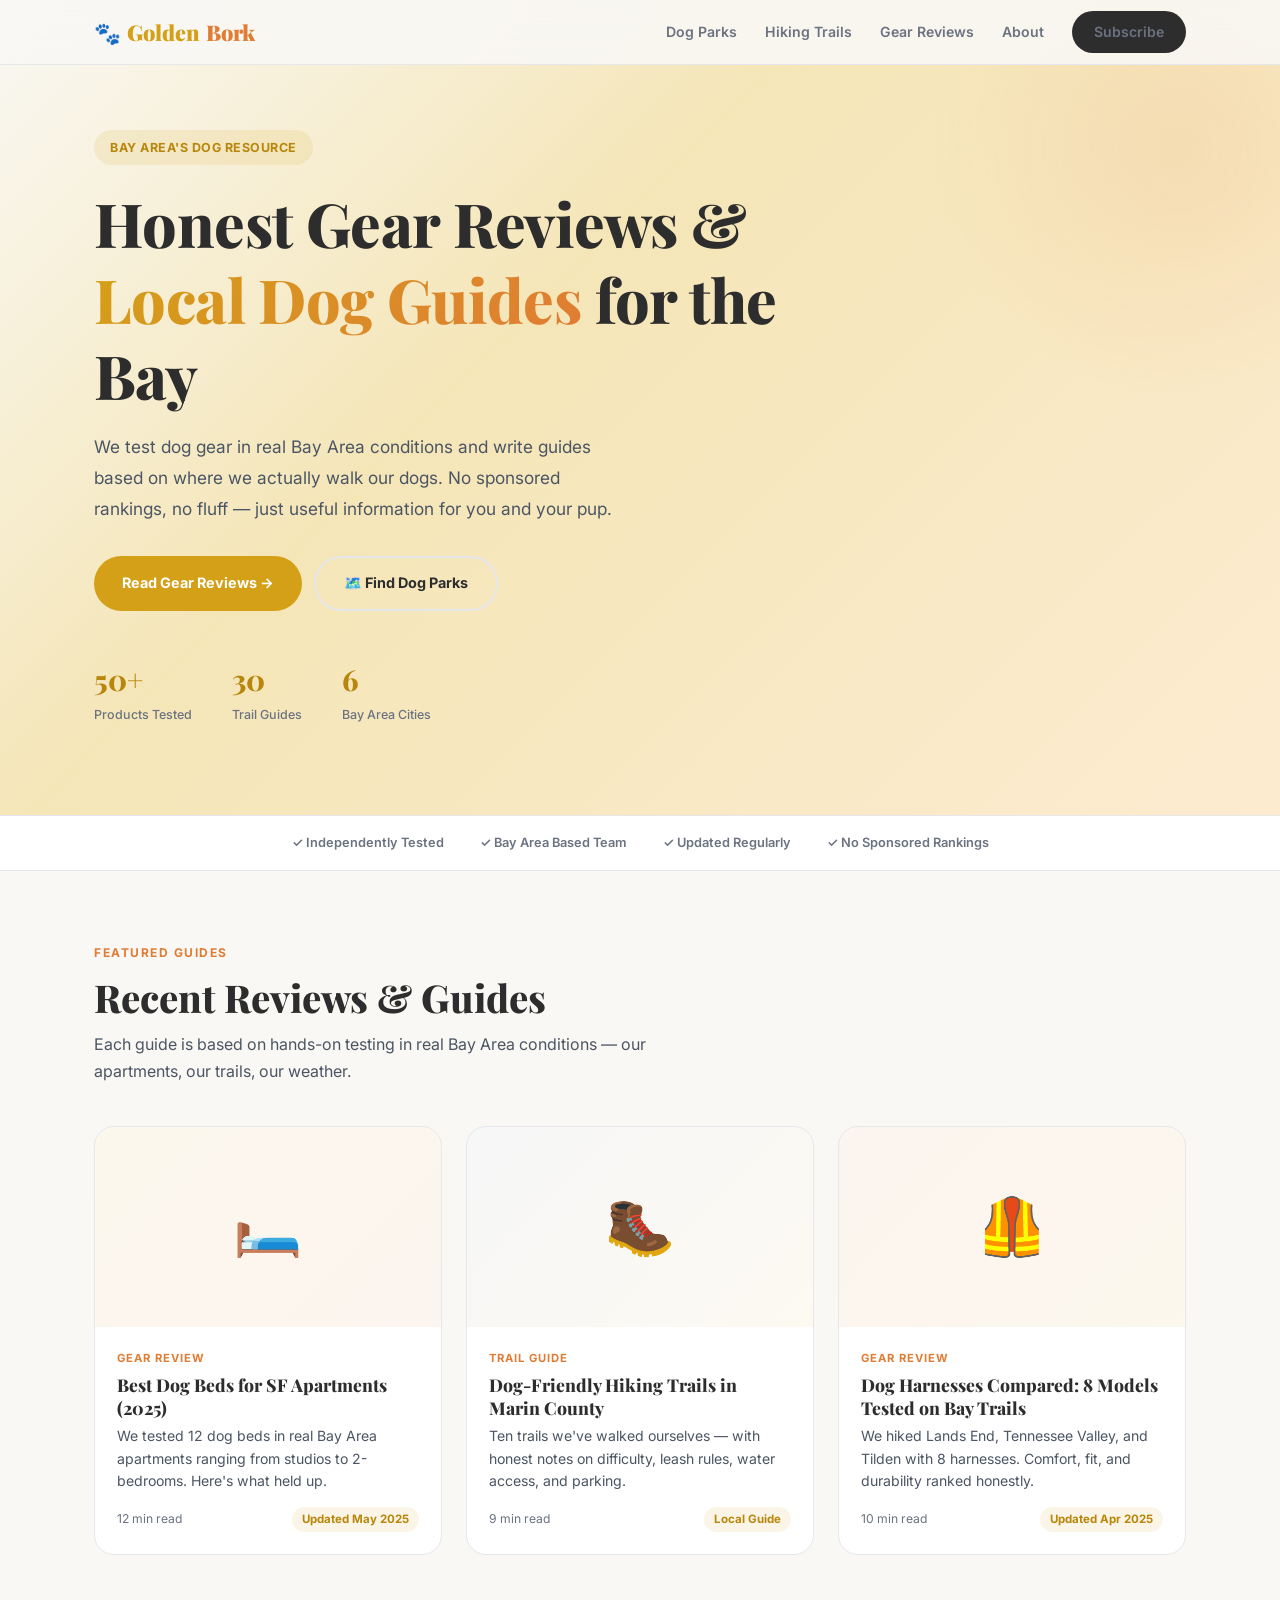
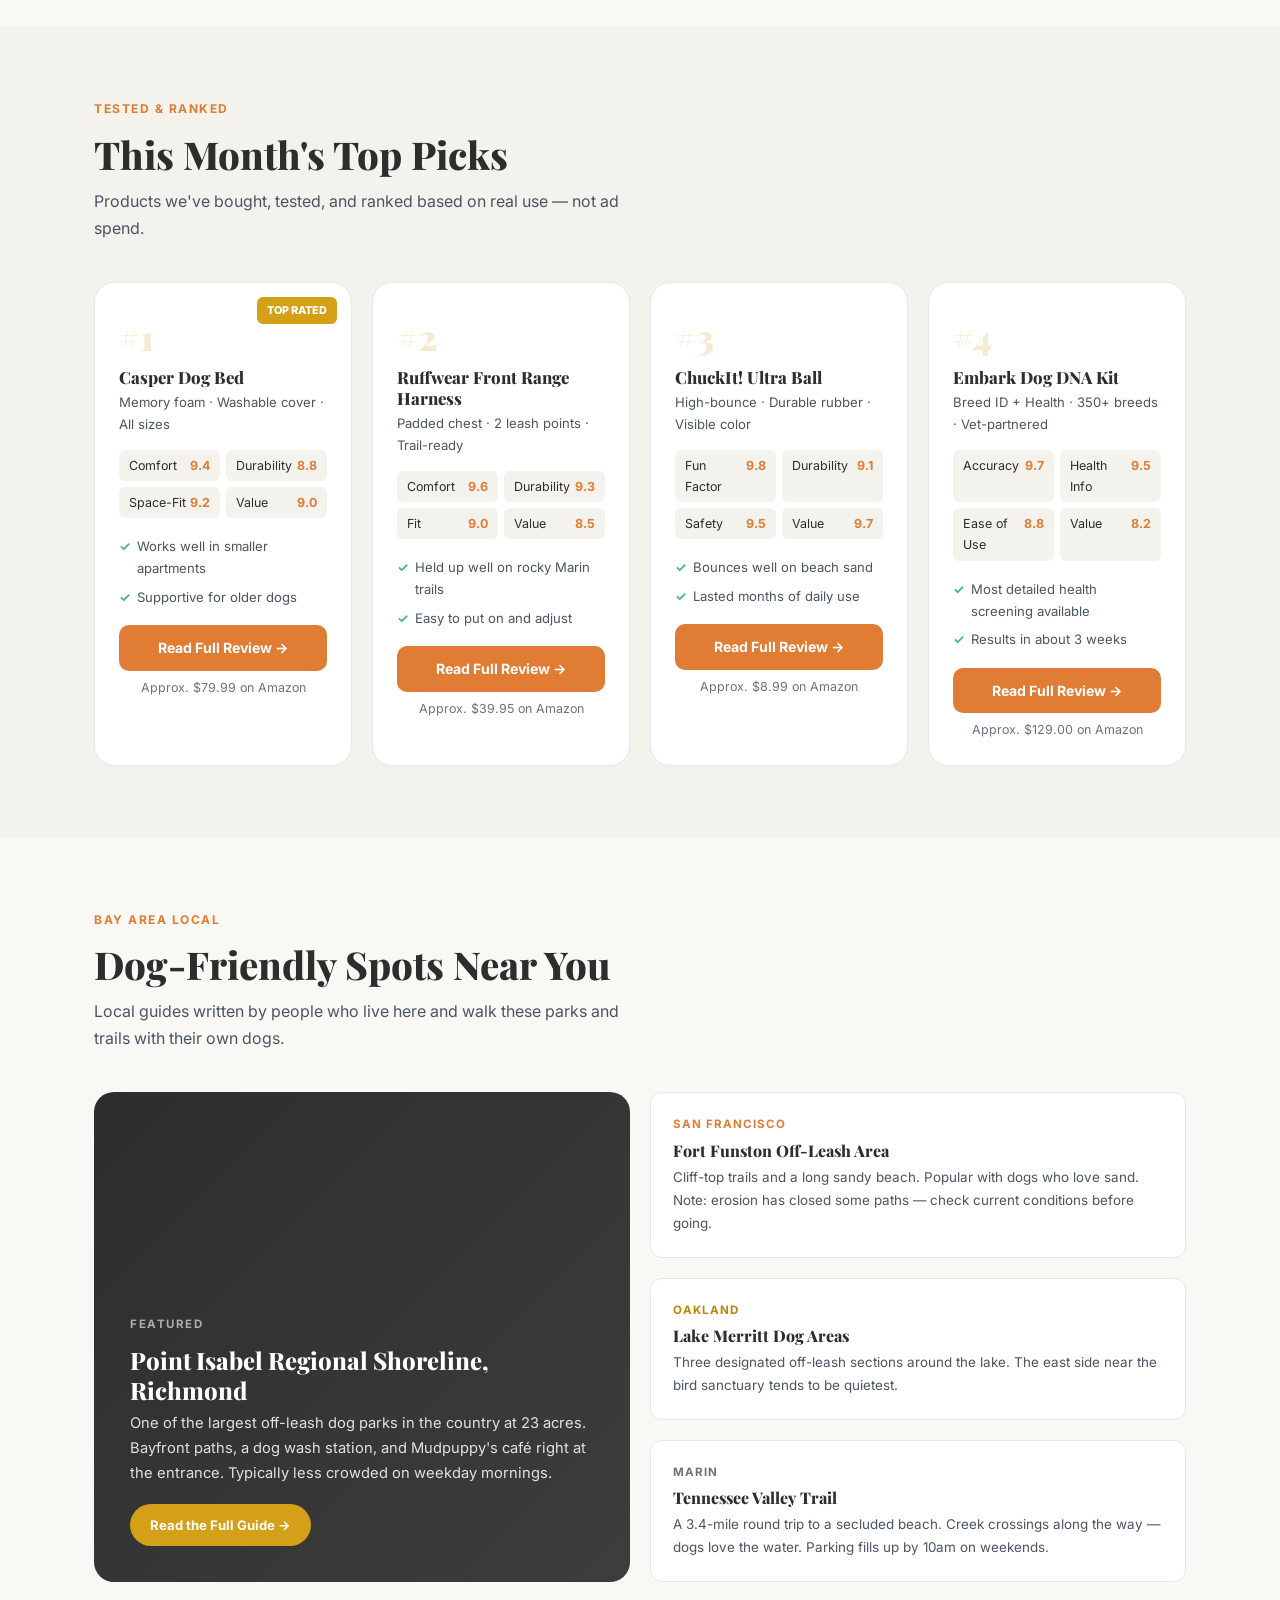
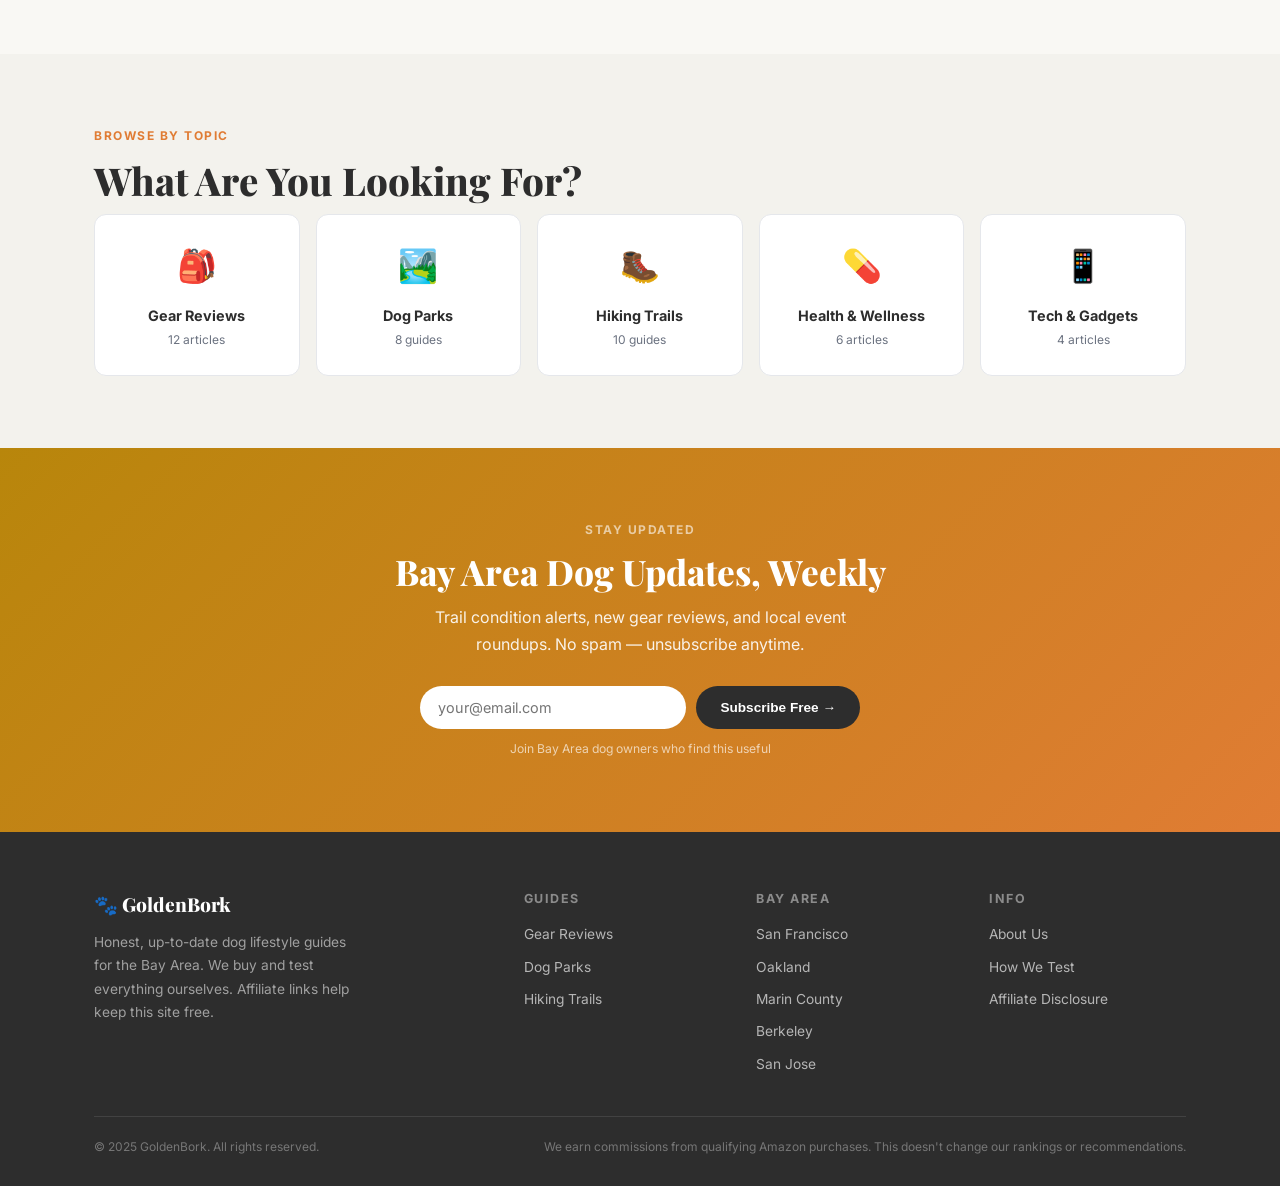
<file: index.html>
<!DOCTYPE html>
<html lang="en">
<head>
<meta charset="UTF-8">
<meta name="viewport" content="width=device-width, initial-scale=1.0">
<title>GoldenBork — Bay Area Dog Lifestyle Guide | Honest Reviews & Local Tips</title>
<meta name="description" content="Honest, up-to-date dog gear reviews and Bay Area local guides. Real testing, real results — from SF dog parks to Marin hiking trails. No fluff, just facts.">
<meta name="keywords" content="Bay Area dogs, San Francisco dog parks, dog gear reviews, dog hiking trails Marin, Oakland dog parks, best dog beds, dog harness reviews">
<meta property="og:title" content="GoldenBork — Bay Area Dog Lifestyle Guide">
<meta property="og:description" content="Honest dog gear reviews and Bay Area local guides. Real testing, no sponsored rankings.">
<meta property="og:type" content="website">
<link rel="canonical" href="https://goldenbork.netlify.app">
<link rel="preconnect" href="https://fonts.googleapis.com">
<link href="https://fonts.googleapis.com/css2?family=Inter:wght@400;500;600;700;800;900&family=Playfair+Display:wght@700;800;900&display=swap" rel="stylesheet">
<link rel="stylesheet" href="style.css">
<script type="application/ld+json">
{"@context":"https://schema.org","@type":"WebSite","name":"GoldenBork","url":"https://goldenbork.netlify.app","description":"Honest Bay Area dog lifestyle guide with gear reviews and local tips.","publisher":{"@type":"Organization","name":"GoldenBork"}}
</script>
</head>
<body>
<div class="progress" id="prog"></div>

<nav id="nav">
  <div class="container nav-inner">
    <a href="index.html" class="logo">🐾 <span class="g">Golden</span><span class="b">Bork</span></a>
    <div class="nav-links">
      <a href="parks.html">Dog Parks</a>
      <a href="trails.html">Hiking Trails</a>
      <a href="gear.html">Gear Reviews</a>
      <a href="about.html">About</a>
      <a href="#newsletter" class="nav-cta">Subscribe</a>
    </div>
    <button class="hamburger" onclick="document.getElementById('mob').classList.toggle('open')" aria-label="Menu"><span></span><span></span><span></span></button>
  </div>
</nav>
<div class="mob-menu" id="mob">
  <a href="parks.html" onclick="document.getElementById('mob').classList.remove('open')">Dog Parks</a>
  <a href="trails.html" onclick="document.getElementById('mob').classList.remove('open')">Hiking Trails</a>
  <a href="gear.html" onclick="document.getElementById('mob').classList.remove('open')">Gear Reviews</a>
  <a href="about.html" onclick="document.getElementById('mob').classList.remove('open')">About</a>
  <a href="#newsletter" onclick="document.getElementById('mob').classList.remove('open')">Subscribe</a>
</div>

<!-- HERO -->
<section class="hero">
  <div class="container">
    <div class="hero-badge f1">Bay Area's Dog Resource</div>
    <h1 class="f2">Honest Gear Reviews &amp; <em>Local Dog Guides</em> for the Bay</h1>
    <p class="f3">We test dog gear in real Bay Area conditions and write guides based on where we actually walk our dogs. No sponsored rankings, no fluff — just useful information for you and your pup.</p>
    <div class="hero-btns f3">
      <a href="gear.html" class="btn btn-gold">Read Gear Reviews →</a>
      <a href="parks.html" class="btn btn-outline">🗺️ Find Dog Parks</a>
    </div>
    <div class="hero-stats f4">
      <div><div class="stat-num">50+</div><div class="stat-label">Products Tested</div></div>
      <div><div class="stat-num">30</div><div class="stat-label">Trail Guides</div></div>
      <div><div class="stat-num">6</div><div class="stat-label">Bay Area Cities</div></div>
    </div>
  </div>
</section>

<!-- TRUST -->
<div class="trust">
  <div class="trust-row">
    <span>✓ Independently Tested</span>
    <span>✓ Bay Area Based Team</span>
    <span>✓ Updated Regularly</span>
    <span>✓ No Sponsored Rankings</span>
  </div>
</div>

<!-- FEATURED GUIDES -->
<section>
  <div class="container">
    <div class="reveal">
      <div class="tag">Featured Guides</div>
      <h2 class="section-title">Recent Reviews &amp; Guides</h2>
      <p class="section-desc">Each guide is based on hands-on testing in real Bay Area conditions — our apartments, our trails, our weather.</p>
    </div>
    <div class="g3">
      <a href="gear.html" class="card reveal">
        <div class="card-icon" style="background:linear-gradient(135deg,rgba(212,160,23,.08),rgba(224,124,52,.08))">🛏️</div>
        <div class="card-body">
          <div class="card-label">Gear Review</div>
          <h3>Best Dog Beds for SF Apartments (2025)</h3>
          <p>We tested 12 dog beds in real Bay Area apartments ranging from studios to 2-bedrooms. Here's what held up.</p>
          <div class="card-foot"><span>12 min read</span><span class="card-tag">Updated May 2025</span></div>
        </div>
      </a>
      <a href="trails.html" class="card reveal">
        <div class="card-icon" style="background:linear-gradient(135deg,rgba(107,114,128,.06),rgba(212,160,23,.06))">🥾</div>
        <div class="card-body">
          <div class="card-label">Trail Guide</div>
          <h3>Dog-Friendly Hiking Trails in Marin County</h3>
          <p>Ten trails we've walked ourselves — with honest notes on difficulty, leash rules, water access, and parking.</p>
          <div class="card-foot"><span>9 min read</span><span class="card-tag">Local Guide</span></div>
        </div>
      </a>
      <a href="gear.html#harness" class="card reveal">
        <div class="card-icon" style="background:linear-gradient(135deg,rgba(224,124,52,.08),rgba(212,160,23,.08))">🦺</div>
        <div class="card-body">
          <div class="card-label">Gear Review</div>
          <h3>Dog Harnesses Compared: 8 Models Tested on Bay Trails</h3>
          <p>We hiked Lands End, Tennessee Valley, and Tilden with 8 harnesses. Comfort, fit, and durability ranked honestly.</p>
          <div class="card-foot"><span>10 min read</span><span class="card-tag">Updated Apr 2025</span></div>
        </div>
      </a>
    </div>
  </div>
</section>

<!-- TOP PICKS PREVIEW -->
<section class="section-alt" id="picks">
  <div class="container">
    <div class="reveal">
      <div class="tag">Tested &amp; Ranked</div>
      <h2 class="section-title">This Month's Top Picks</h2>
      <p class="section-desc">Products we've bought, tested, and ranked based on real use — not ad spend.</p>
    </div>
    <div class="g4">
      <div class="pcard reveal">
        <div class="pcard-badge">Top Rated</div>
        <div class="pcard-rank">#1</div>
        <h3>Casper Dog Bed</h3>
        <div class="sub">Memory foam · Washable cover · All sizes</div>
        <div class="scores">
          <div class="sc"><span>Comfort</span><span class="v">9.4</span></div>
          <div class="sc"><span>Durability</span><span class="v">8.8</span></div>
          <div class="sc"><span>Space-Fit</span><span class="v">9.2</span></div>
          <div class="sc"><span>Value</span><span class="v">9.0</span></div>
        </div>
        <ul class="pros">
          <li>Works well in smaller apartments</li>
          <li>Supportive for older dogs</li>
        </ul>
        <a href="gear.html" class="pcard-cta">Read Full Review →</a>
        <div class="pcard-price">Approx. $79.99 on Amazon</div>
      </div>
      <div class="pcard reveal">
        <div class="pcard-rank">#2</div>
        <h3>Ruffwear Front Range Harness</h3>
        <div class="sub">Padded chest · 2 leash points · Trail-ready</div>
        <div class="scores">
          <div class="sc"><span>Comfort</span><span class="v">9.6</span></div>
          <div class="sc"><span>Durability</span><span class="v">9.3</span></div>
          <div class="sc"><span>Fit</span><span class="v">9.0</span></div>
          <div class="sc"><span>Value</span><span class="v">8.5</span></div>
        </div>
        <ul class="pros">
          <li>Held up well on rocky Marin trails</li>
          <li>Easy to put on and adjust</li>
        </ul>
        <a href="gear.html#harness" class="pcard-cta">Read Full Review →</a>
        <div class="pcard-price">Approx. $39.95 on Amazon</div>
      </div>
      <div class="pcard reveal">
        <div class="pcard-rank">#3</div>
        <h3>ChuckIt! Ultra Ball</h3>
        <div class="sub">High-bounce · Durable rubber · Visible color</div>
        <div class="scores">
          <div class="sc"><span>Fun Factor</span><span class="v">9.8</span></div>
          <div class="sc"><span>Durability</span><span class="v">9.1</span></div>
          <div class="sc"><span>Safety</span><span class="v">9.5</span></div>
          <div class="sc"><span>Value</span><span class="v">9.7</span></div>
        </div>
        <ul class="pros">
          <li>Bounces well on beach sand</li>
          <li>Lasted months of daily use</li>
        </ul>
        <a href="gear.html" class="pcard-cta">Read Full Review →</a>
        <div class="pcard-price">Approx. $8.99 on Amazon</div>
      </div>
      <div class="pcard reveal">
        <div class="pcard-rank">#4</div>
        <h3>Embark Dog DNA Kit</h3>
        <div class="sub">Breed ID + Health · 350+ breeds · Vet-partnered</div>
        <div class="scores">
          <div class="sc"><span>Accuracy</span><span class="v">9.7</span></div>
          <div class="sc"><span>Health Info</span><span class="v">9.5</span></div>
          <div class="sc"><span>Ease of Use</span><span class="v">8.8</span></div>
          <div class="sc"><span>Value</span><span class="v">8.2</span></div>
        </div>
        <ul class="pros">
          <li>Most detailed health screening available</li>
          <li>Results in about 3 weeks</li>
        </ul>
        <a href="gear.html" class="pcard-cta">Read Full Review →</a>
        <div class="pcard-price">Approx. $129.00 on Amazon</div>
      </div>
    </div>
  </div>
</section>

<!-- BAY AREA -->
<section id="bayarea">
  <div class="container">
    <div class="reveal">
      <div class="tag">Bay Area Local</div>
      <h2 class="section-title">Dog-Friendly Spots Near You</h2>
      <p class="section-desc">Local guides written by people who live here and walk these parks and trails with their own dogs.</p>
    </div>
    <div class="bay-grid reveal">
      <div class="bay-feat">
        <div class="bay-feat-inner">
          <div style="font-size:.72rem;font-weight:700;text-transform:uppercase;letter-spacing:1.5px;opacity:.6;margin-bottom:10px">Featured</div>
          <h3>Point Isabel Regional Shoreline, Richmond</h3>
          <p>One of the largest off-leash dog parks in the country at 23 acres. Bayfront paths, a dog wash station, and Mudpuppy's café right at the entrance. Typically less crowded on weekday mornings.</p>
          <a href="parks.html" class="btn btn-gold btn-sm">Read the Full Guide →</a>
        </div>
      </div>
      <div class="bay-side">
        <a href="parks.html#sf" class="bay-card">
          <div class="city" style="color:var(--orange)">San Francisco</div>
          <h4>Fort Funston Off-Leash Area</h4>
          <p>Cliff-top trails and a long sandy beach. Popular with dogs who love sand. Note: erosion has closed some paths — check current conditions before going.</p>
        </a>
        <a href="parks.html#oakland" class="bay-card">
          <div class="city" style="color:var(--gold-dark)">Oakland</div>
          <h4>Lake Merritt Dog Areas</h4>
          <p>Three designated off-leash sections around the lake. The east side near the bird sanctuary tends to be quietest.</p>
        </a>
        <a href="trails.html" class="bay-card">
          <div class="city" style="color:var(--gray)">Marin</div>
          <h4>Tennessee Valley Trail</h4>
          <p>A 3.4-mile round trip to a secluded beach. Creek crossings along the way — dogs love the water. Parking fills up by 10am on weekends.</p>
        </a>
      </div>
    </div>
  </div>
</section>

<!-- CATEGORIES -->
<section class="section-alt">
  <div class="container">
    <div class="reveal">
      <div class="tag">Browse by Topic</div>
      <h2 class="section-title">What Are You Looking For?</h2>
    </div>
    <div class="g5 reveal">
      <a href="gear.html" class="catbox"><div class="icon">🎒</div><div class="name">Gear Reviews</div><div class="cnt">12 articles</div></a>
      <a href="parks.html" class="catbox"><div class="icon">🏞️</div><div class="name">Dog Parks</div><div class="cnt">8 guides</div></a>
      <a href="trails.html" class="catbox"><div class="icon">🥾</div><div class="name">Hiking Trails</div><div class="cnt">10 guides</div></a>
      <a href="gear.html#wellness" class="catbox"><div class="icon">💊</div><div class="name">Health &amp; Wellness</div><div class="cnt">6 articles</div></a>
      <a href="gear.html#tech" class="catbox"><div class="icon">📱</div><div class="name">Tech &amp; Gadgets</div><div class="cnt">4 articles</div></a>
    </div>
  </div>
</section>

<!-- NEWSLETTER -->
<section class="nl" id="newsletter">
  <div class="container">
    <div class="tag" style="color:rgba(255,255,255,.6)">Stay Updated</div>
    <h2 style="font-size:clamp(1.6rem,3.5vw,2.2rem)">Bay Area Dog Updates, Weekly</h2>
    <p>Trail condition alerts, new gear reviews, and local event roundups. No spam — unsubscribe anytime.</p>
    <form class="nl-form" onsubmit="event.preventDefault();this.querySelector('button').textContent='✓ Subscribed!';this.querySelector('button').style.background='#48BB78';this.querySelector('input').value=''">
      <input type="email" placeholder="your@email.com" required>
      <button type="submit">Subscribe Free →</button>
    </form>
    <div class="nl-sub">Join Bay Area dog owners who find this useful</div>
  </div>
</section>

<!-- FOOTER -->
<footer>
  <div class="container">
    <div class="ft-grid">
      <div>
        <div class="ft-brand">🐾 GoldenBork</div>
        <p class="ft-desc">Honest, up-to-date dog lifestyle guides for the Bay Area. We buy and test everything ourselves. Affiliate links help keep this site free.</p>
      </div>
      <div>
        <div class="ft-heading">Guides</div>
        <div class="ft-links">
          <a href="gear.html">Gear Reviews</a>
          <a href="parks.html">Dog Parks</a>
          <a href="trails.html">Hiking Trails</a>
        </div>
      </div>
      <div>
        <div class="ft-heading">Bay Area</div>
        <div class="ft-links">
          <a href="parks.html#sf">San Francisco</a>
          <a href="parks.html#oakland">Oakland</a>
          <a href="parks.html#marin">Marin County</a>
          <a href="parks.html#berkeley">Berkeley</a>
          <a href="parks.html#sanjose">San Jose</a>
        </div>
      </div>
      <div>
        <div class="ft-heading">Info</div>
        <div class="ft-links">
          <a href="about.html">About Us</a>
          <a href="about.html#how">How We Test</a>
          <a href="about.html#affiliate">Affiliate Disclosure</a>
        </div>
      </div>
    </div>
    <div class="ft-bottom">
      <span>© 2025 GoldenBork. All rights reserved.</span>
      <span>We earn commissions from qualifying Amazon purchases. This doesn't change our rankings or recommendations.</span>
    </div>
  </div>
</footer>

<script>
window.addEventListener('scroll',()=>{
  const h=document.documentElement;
  document.getElementById('prog').style.width=((h.scrollTop/(h.scrollHeight-h.clientHeight))*100)+'%';
  document.getElementById('nav').classList.toggle('scrolled',scrollY>20);
});
new IntersectionObserver((es)=>{es.forEach(e=>{if(e.isIntersecting){e.target.classList.add('vis')}})},{threshold:.1}).observe(document.querySelectorAll('.reveal').forEach(el=>{el})||document.body);
document.querySelectorAll('.reveal').forEach(el=>new IntersectionObserver(es=>{es.forEach(e=>{if(e.isIntersecting){e.target.classList.add('vis');e.target._io&&e.target._io.disconnect()}})},{threshold:.1}).observe((el._io=new IntersectionObserver(()=>{}),el)));
// Simpler approach
const obs=new IntersectionObserver((entries)=>{entries.forEach(e=>{if(e.isIntersecting){e.target.classList.add('vis');obs.unobserve(e.target)}})},{threshold:.08});
document.querySelectorAll('.reveal').forEach(el=>obs.observe(el));
</script>
</body>
</html>
</file>
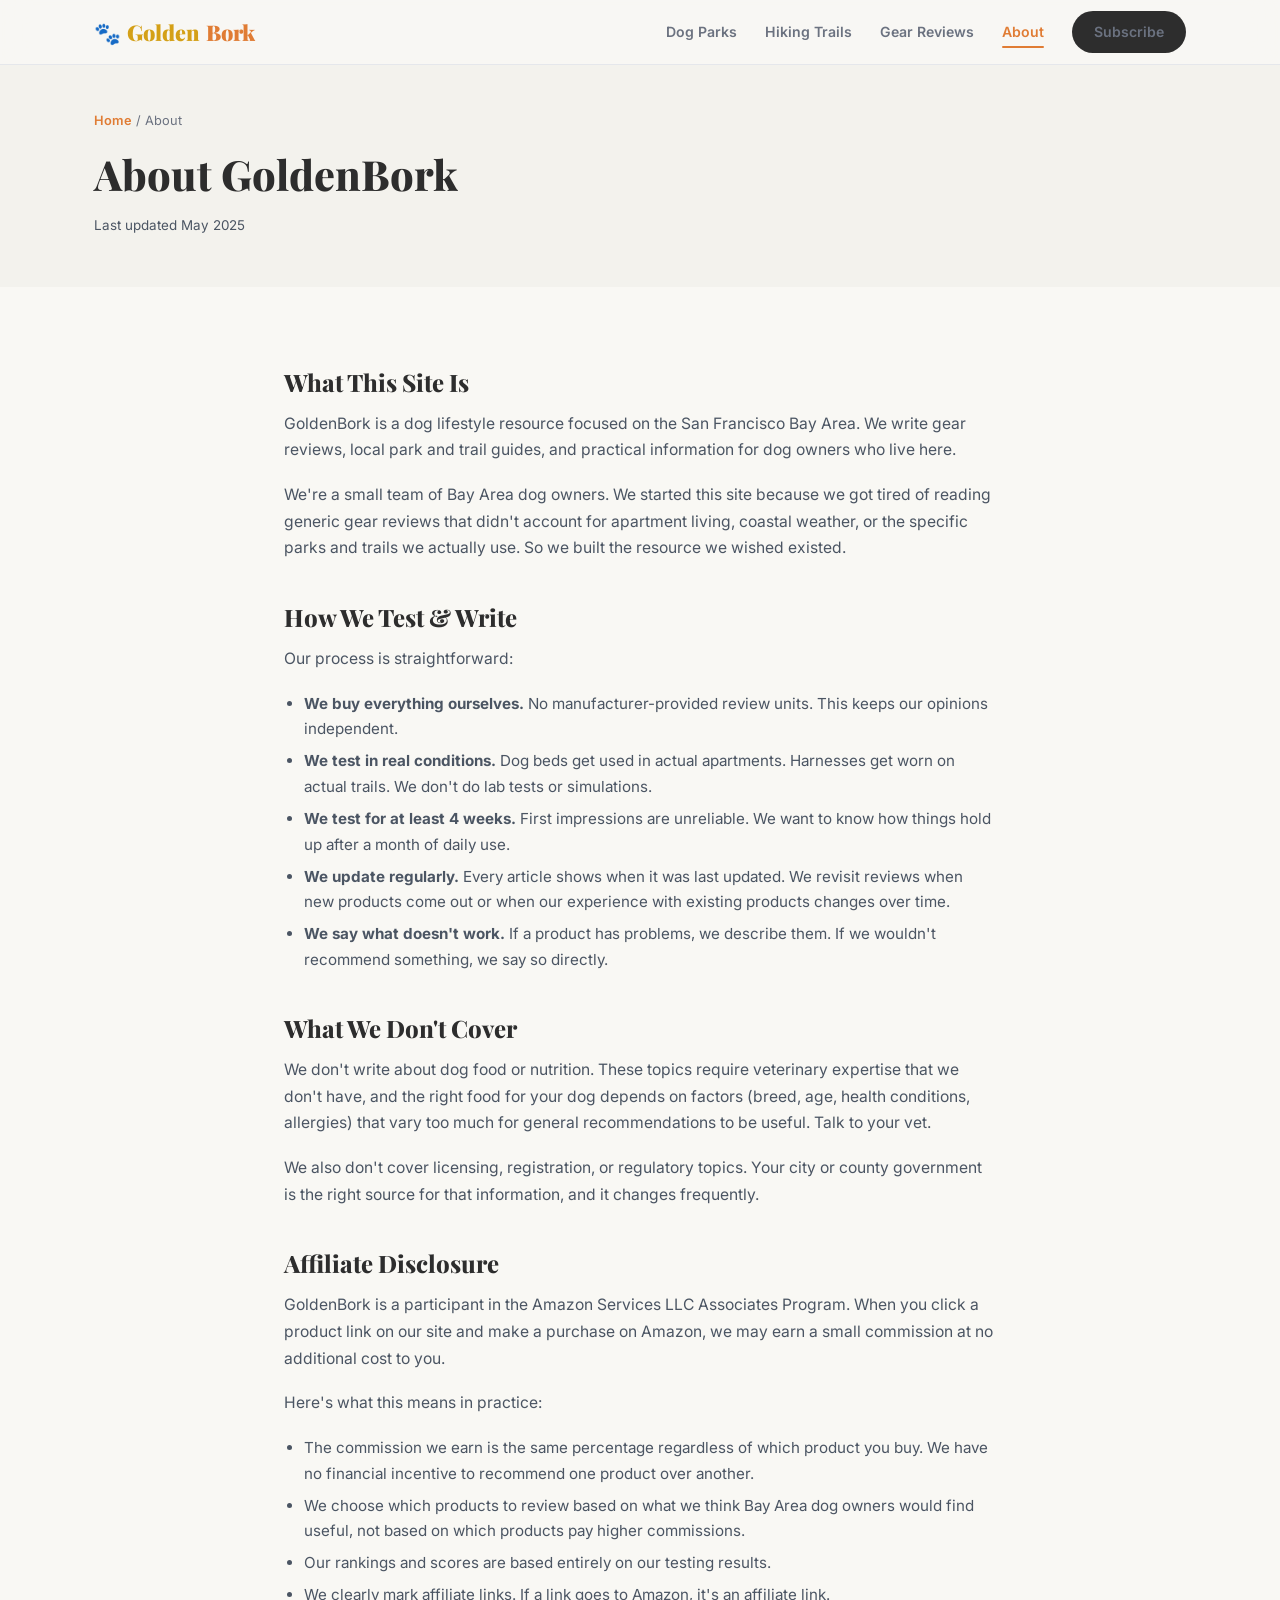
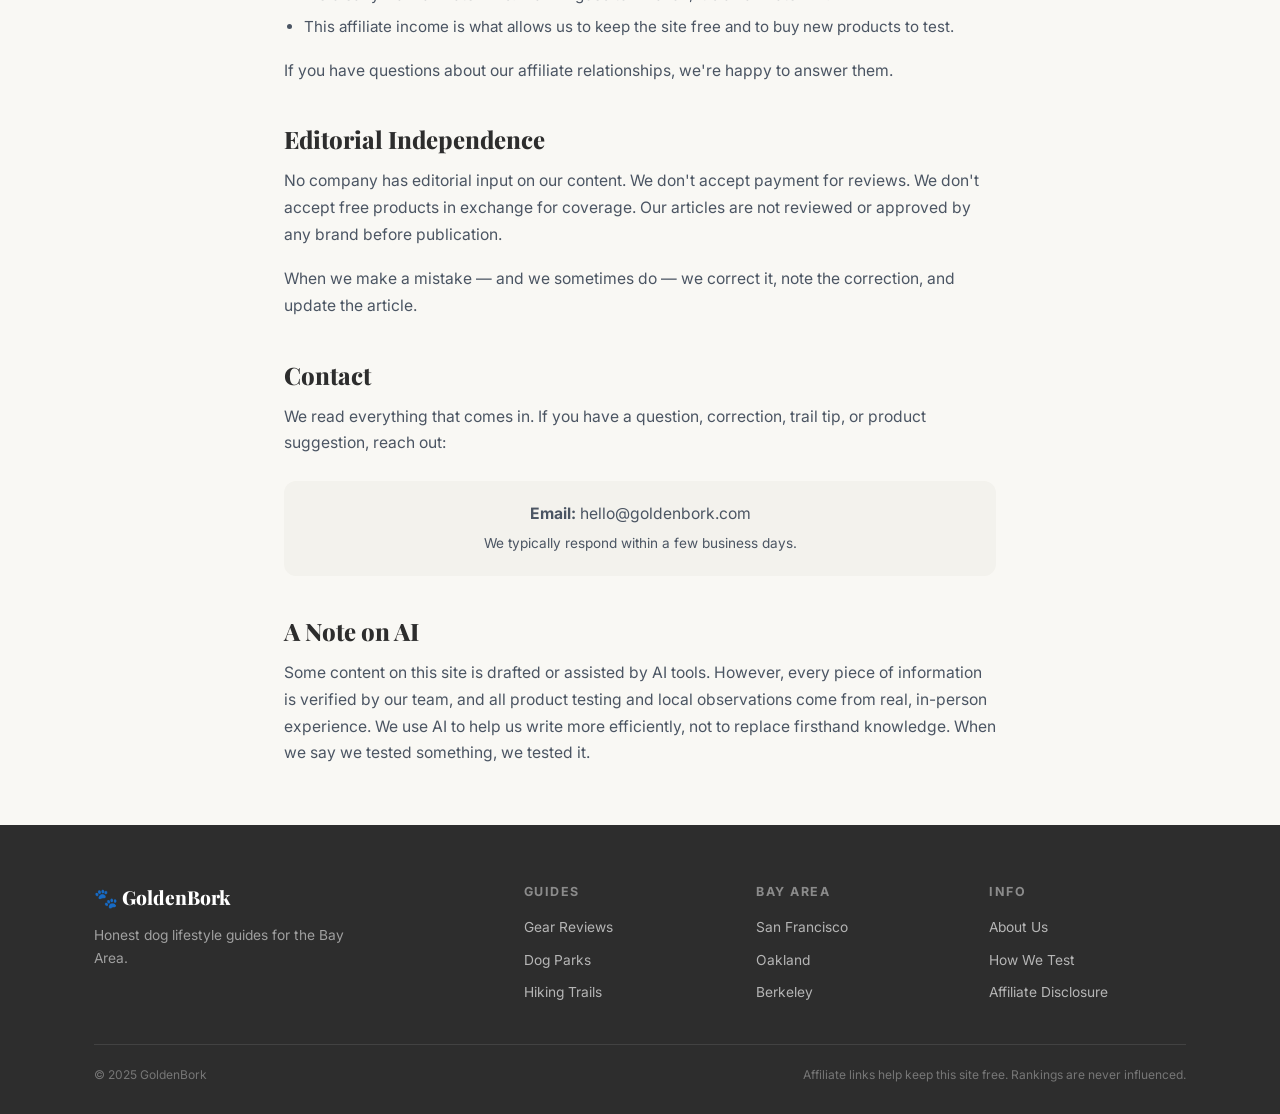
<file: about.html>
<!DOCTYPE html>
<html lang="en">
<head>
<meta charset="UTF-8">
<meta name="viewport" content="width=device-width, initial-scale=1.0">
<title>About GoldenBork — How We Work & Our Affiliate Policy</title>
<meta name="description" content="How GoldenBork works: our testing process, editorial standards, affiliate disclosure, and contact information. Transparency is how we earn trust.">
<link rel="canonical" href="https://goldenbork.netlify.app/about.html">
<link href="https://fonts.googleapis.com/css2?family=Inter:wght@400;500;600;700;800;900&family=Playfair+Display:wght@700;800;900&display=swap" rel="stylesheet">
<link rel="stylesheet" href="style.css">
</head>
<body>
<div class="progress" id="prog"></div>
<nav id="nav">
  <div class="container nav-inner">
    <a href="index.html" class="logo">🐾 <span class="g">Golden</span><span class="b">Bork</span></a>
    <div class="nav-links">
      <a href="parks.html">Dog Parks</a>
      <a href="trails.html">Hiking Trails</a>
      <a href="gear.html">Gear Reviews</a>
      <a href="about.html" class="active">About</a>
      <a href="index.html#newsletter" class="nav-cta">Subscribe</a>
    </div>
    <button class="hamburger" onclick="document.getElementById('mob').classList.toggle('open')" aria-label="Menu"><span></span><span></span><span></span></button>
  </div>
</nav>
<div class="mob-menu" id="mob">
  <a href="parks.html">Dog Parks</a><a href="trails.html">Hiking Trails</a><a href="gear.html">Gear Reviews</a><a href="about.html">About</a>
</div>

<section class="page-hero">
  <div class="container">
    <div class="breadcrumb"><a href="index.html">Home</a> / About</div>
    <h1>About GoldenBork</h1>
    <div class="page-meta"><span>Last updated May 2025</span></div>
  </div>
</section>

<div class="content">
  <h2>What This Site Is</h2>
  <p>GoldenBork is a dog lifestyle resource focused on the San Francisco Bay Area. We write gear reviews, local park and trail guides, and practical information for dog owners who live here.</p>
  <p>We're a small team of Bay Area dog owners. We started this site because we got tired of reading generic gear reviews that didn't account for apartment living, coastal weather, or the specific parks and trails we actually use. So we built the resource we wished existed.</p>

  <h2 id="how">How We Test &amp; Write</h2>
  <p>Our process is straightforward:</p>
  <ul style="list-style:disc;margin-left:20px">
    <li><strong>We buy everything ourselves.</strong> No manufacturer-provided review units. This keeps our opinions independent.</li>
    <li><strong>We test in real conditions.</strong> Dog beds get used in actual apartments. Harnesses get worn on actual trails. We don't do lab tests or simulations.</li>
    <li><strong>We test for at least 4 weeks.</strong> First impressions are unreliable. We want to know how things hold up after a month of daily use.</li>
    <li><strong>We update regularly.</strong> Every article shows when it was last updated. We revisit reviews when new products come out or when our experience with existing products changes over time.</li>
    <li><strong>We say what doesn't work.</strong> If a product has problems, we describe them. If we wouldn't recommend something, we say so directly.</li>
  </ul>

  <h2>What We Don't Cover</h2>
  <p>We don't write about dog food or nutrition. These topics require veterinary expertise that we don't have, and the right food for your dog depends on factors (breed, age, health conditions, allergies) that vary too much for general recommendations to be useful. Talk to your vet.</p>
  <p>We also don't cover licensing, registration, or regulatory topics. Your city or county government is the right source for that information, and it changes frequently.</p>

  <h2 id="affiliate">Affiliate Disclosure</h2>
  <p>GoldenBork is a participant in the Amazon Services LLC Associates Program. When you click a product link on our site and make a purchase on Amazon, we may earn a small commission at no additional cost to you.</p>
  <p>Here's what this means in practice:</p>
  <ul style="list-style:disc;margin-left:20px">
    <li>The commission we earn is the same percentage regardless of which product you buy. We have no financial incentive to recommend one product over another.</li>
    <li>We choose which products to review based on what we think Bay Area dog owners would find useful, not based on which products pay higher commissions.</li>
    <li>Our rankings and scores are based entirely on our testing results.</li>
    <li>We clearly mark affiliate links. If a link goes to Amazon, it's an affiliate link.</li>
    <li>This affiliate income is what allows us to keep the site free and to buy new products to test.</li>
  </ul>
  <p>If you have questions about our affiliate relationships, we're happy to answer them.</p>

  <h2>Editorial Independence</h2>
  <p>No company has editorial input on our content. We don't accept payment for reviews. We don't accept free products in exchange for coverage. Our articles are not reviewed or approved by any brand before publication.</p>
  <p>When we make a mistake — and we sometimes do — we correct it, note the correction, and update the article.</p>

  <h2 id="contact">Contact</h2>
  <p>We read everything that comes in. If you have a question, correction, trail tip, or product suggestion, reach out:</p>
  <p style="padding:20px;background:var(--surface-alt);border-radius:var(--radius);text-align:center;margin:24px 0">
    <strong>Email:</strong> hello@goldenbork.com<br>
    <span style="font-size:.85rem;color:var(--text-mid);margin-top:4px;display:inline-block">We typically respond within a few business days.</span>
  </p>

  <h2>A Note on AI</h2>
  <p>Some content on this site is drafted or assisted by AI tools. However, every piece of information is verified by our team, and all product testing and local observations come from real, in-person experience. We use AI to help us write more efficiently, not to replace firsthand knowledge. When we say we tested something, we tested it.</p>
</div>

<footer>
  <div class="container">
    <div class="ft-grid">
      <div><div class="ft-brand">🐾 GoldenBork</div><p class="ft-desc">Honest dog lifestyle guides for the Bay Area.</p></div>
      <div><div class="ft-heading">Guides</div><div class="ft-links"><a href="gear.html">Gear Reviews</a><a href="parks.html">Dog Parks</a><a href="trails.html">Hiking Trails</a></div></div>
      <div><div class="ft-heading">Bay Area</div><div class="ft-links"><a href="parks.html#sf">San Francisco</a><a href="parks.html#oakland">Oakland</a><a href="parks.html#berkeley">Berkeley</a></div></div>
      <div><div class="ft-heading">Info</div><div class="ft-links"><a href="about.html">About Us</a><a href="about.html#how">How We Test</a><a href="about.html#affiliate">Affiliate Disclosure</a></div></div>
    </div>
    <div class="ft-bottom"><span>© 2025 GoldenBork</span><span>Affiliate links help keep this site free. Rankings are never influenced.</span></div>
  </div>
</footer>
<script>
window.addEventListener('scroll',()=>{const h=document.documentElement;document.getElementById('prog').style.width=((h.scrollTop/(h.scrollHeight-h.clientHeight))*100)+'%';document.getElementById('nav').classList.toggle('scrolled',scrollY>20)});
</script>
</body>
</html>
</file>
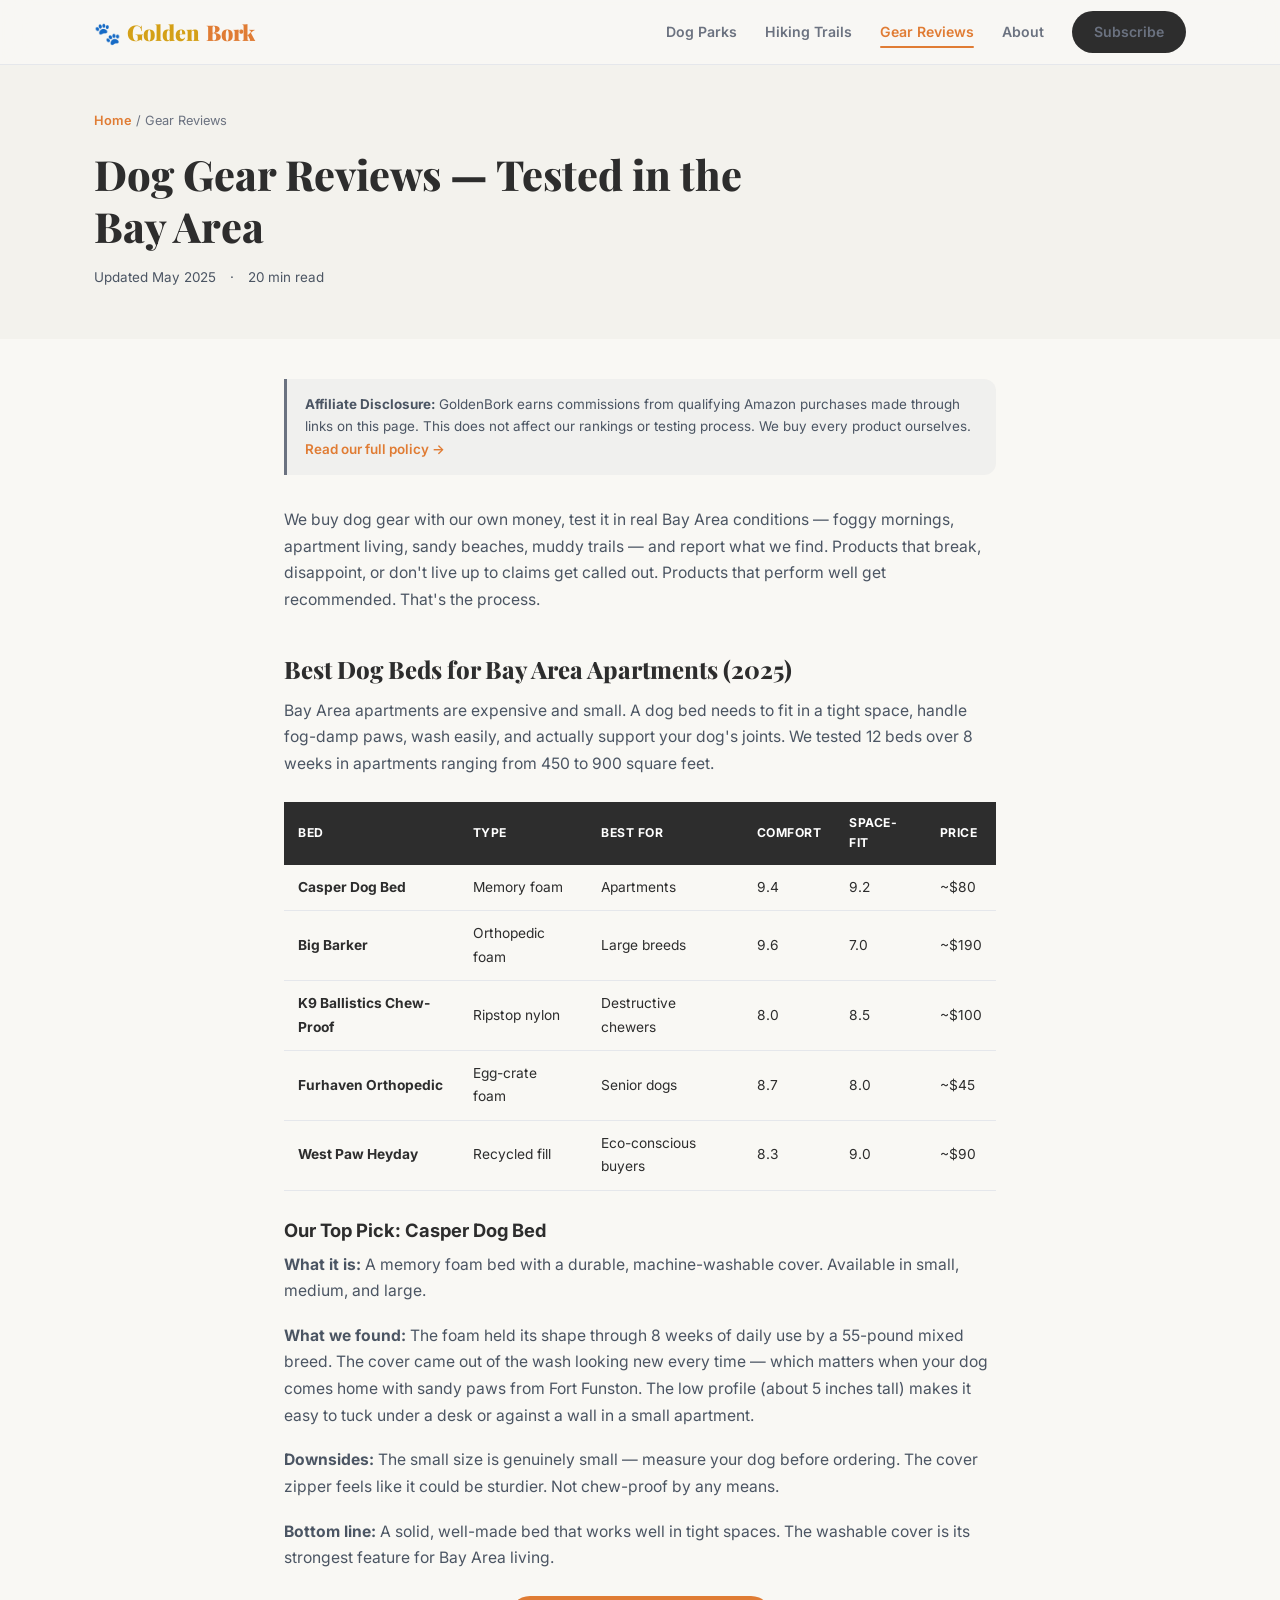
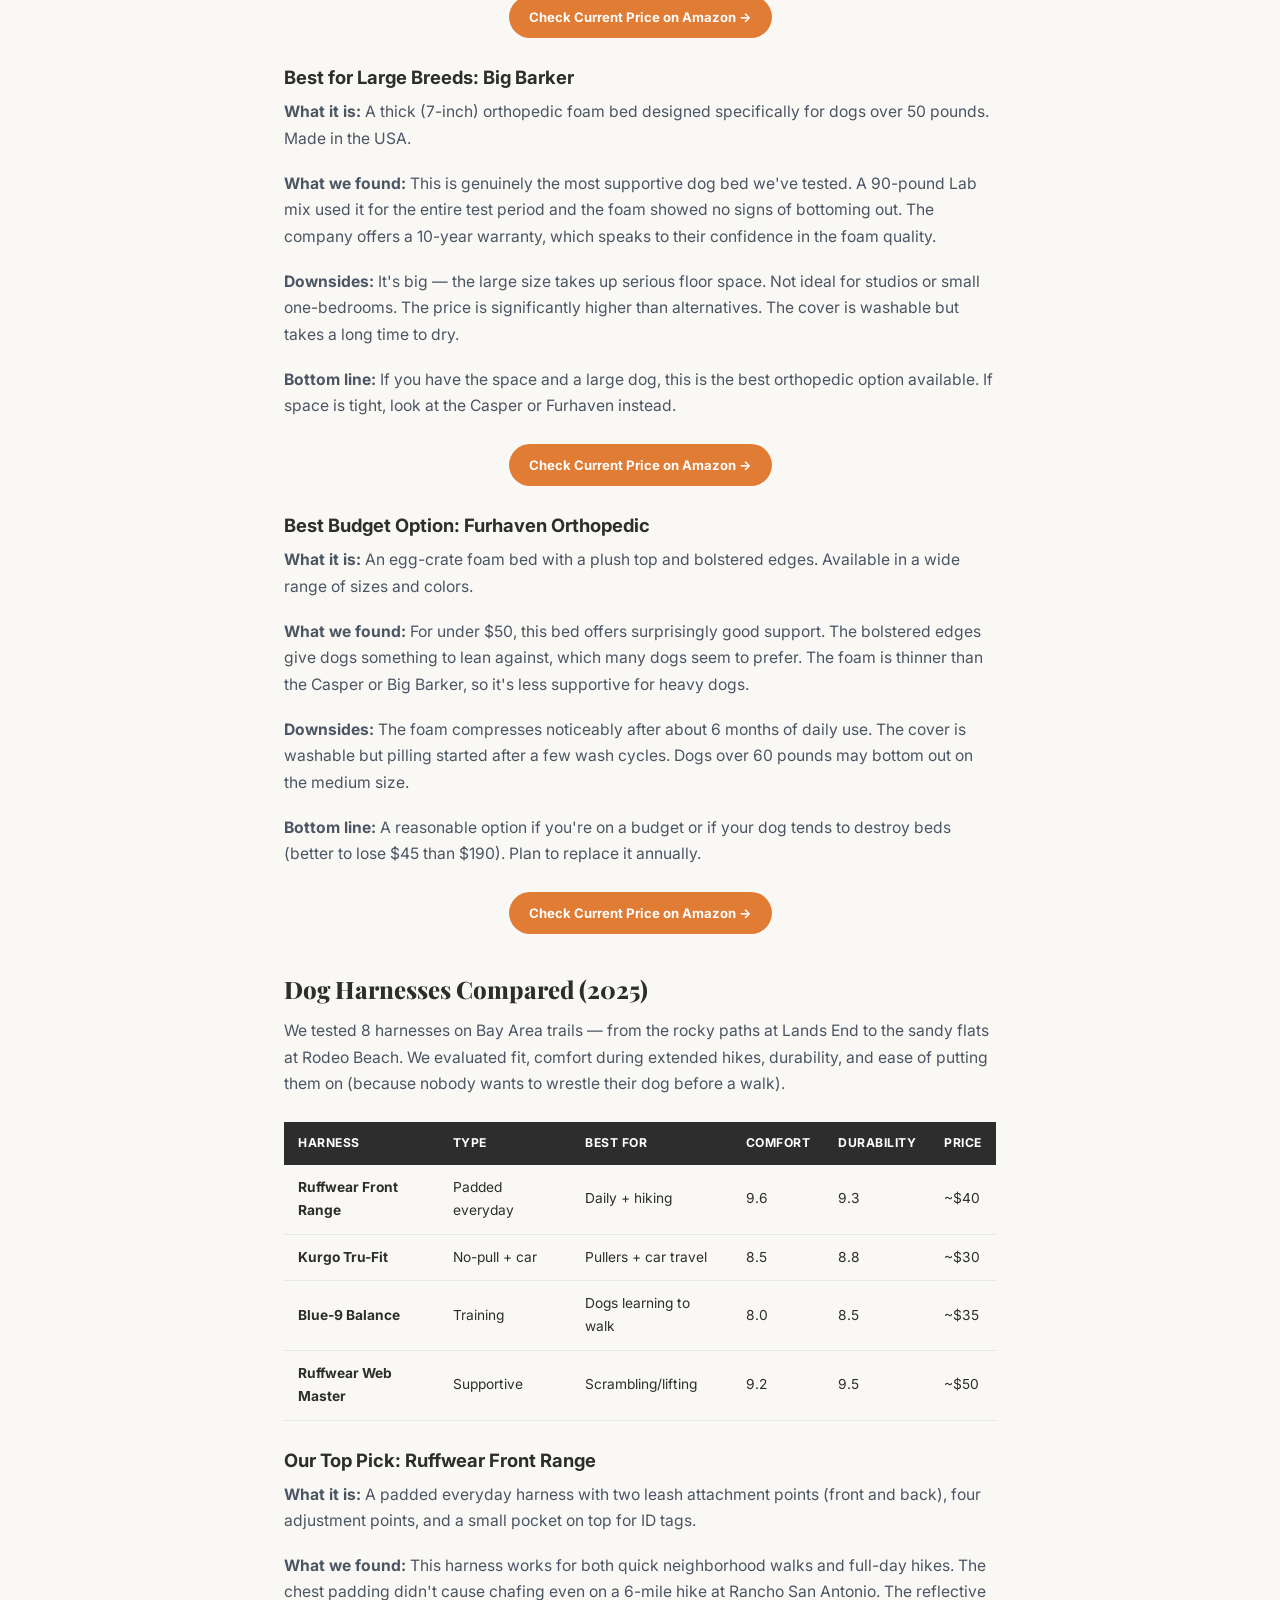
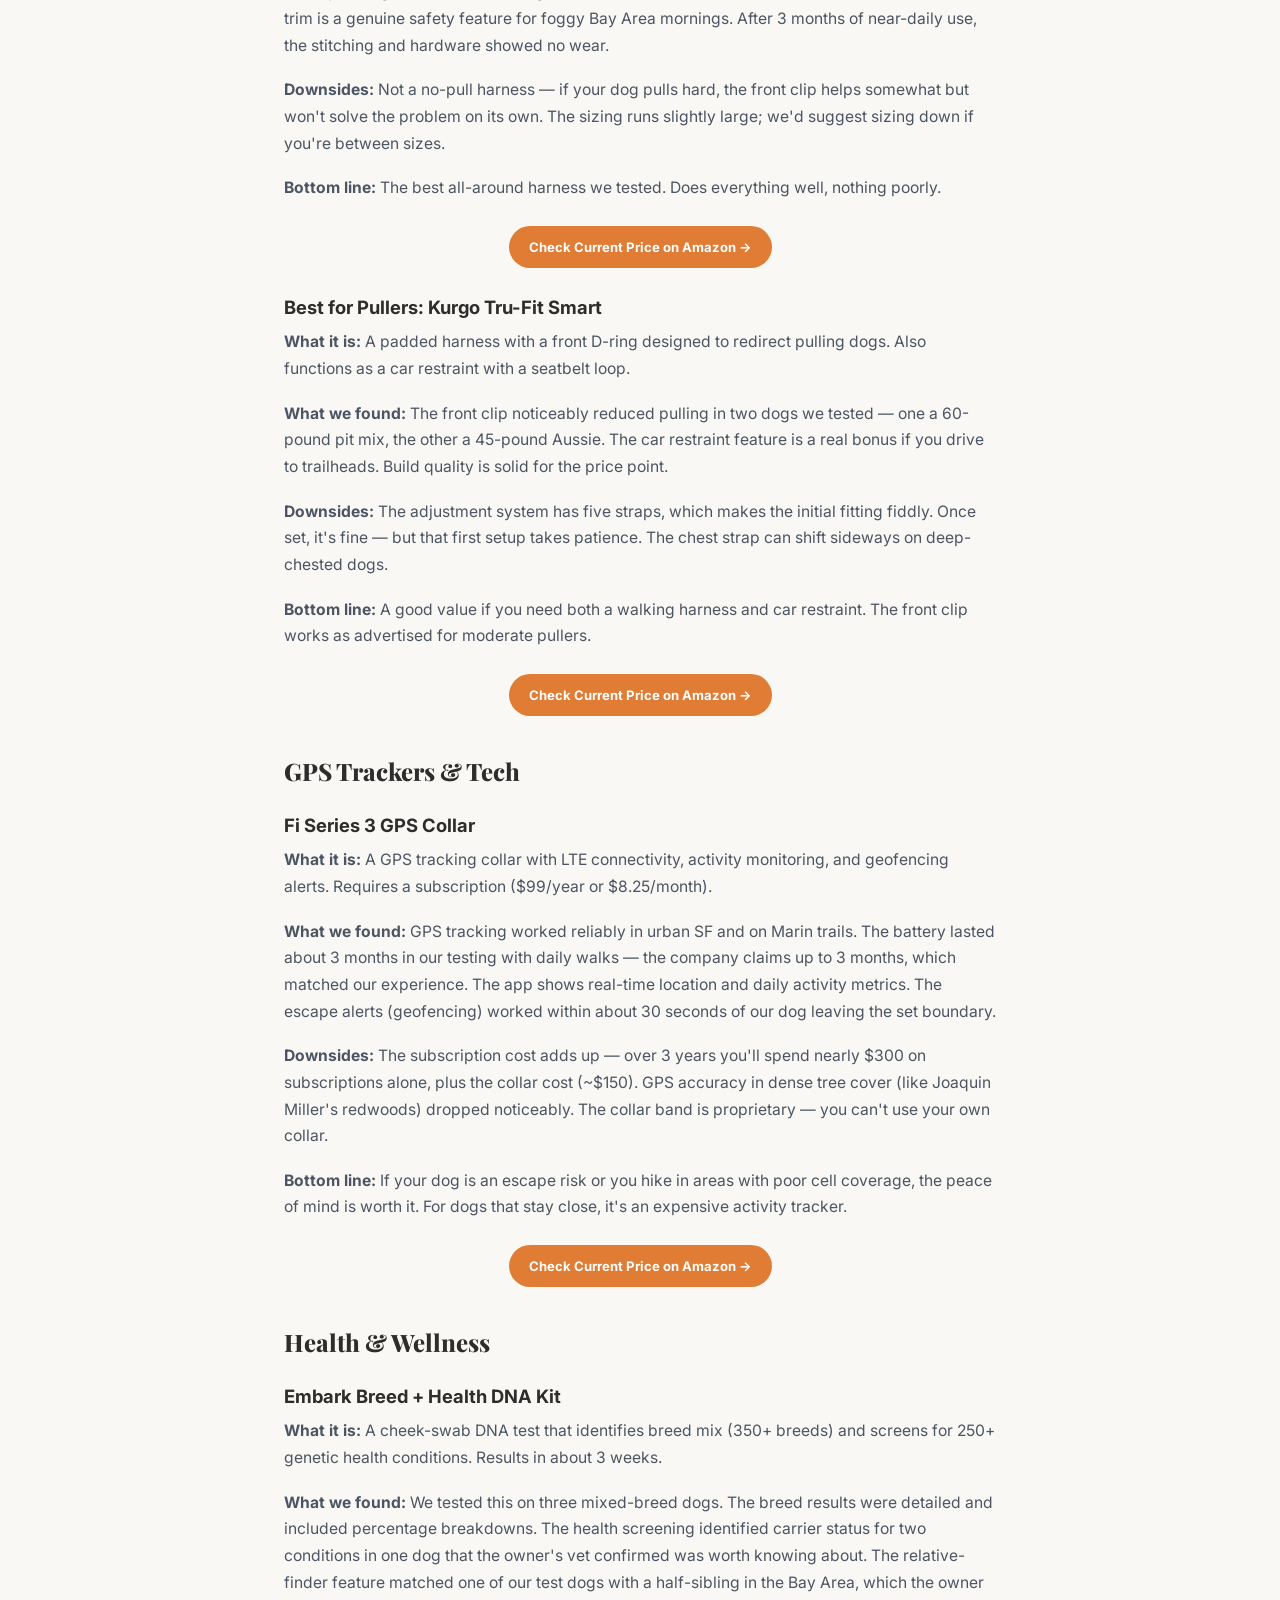
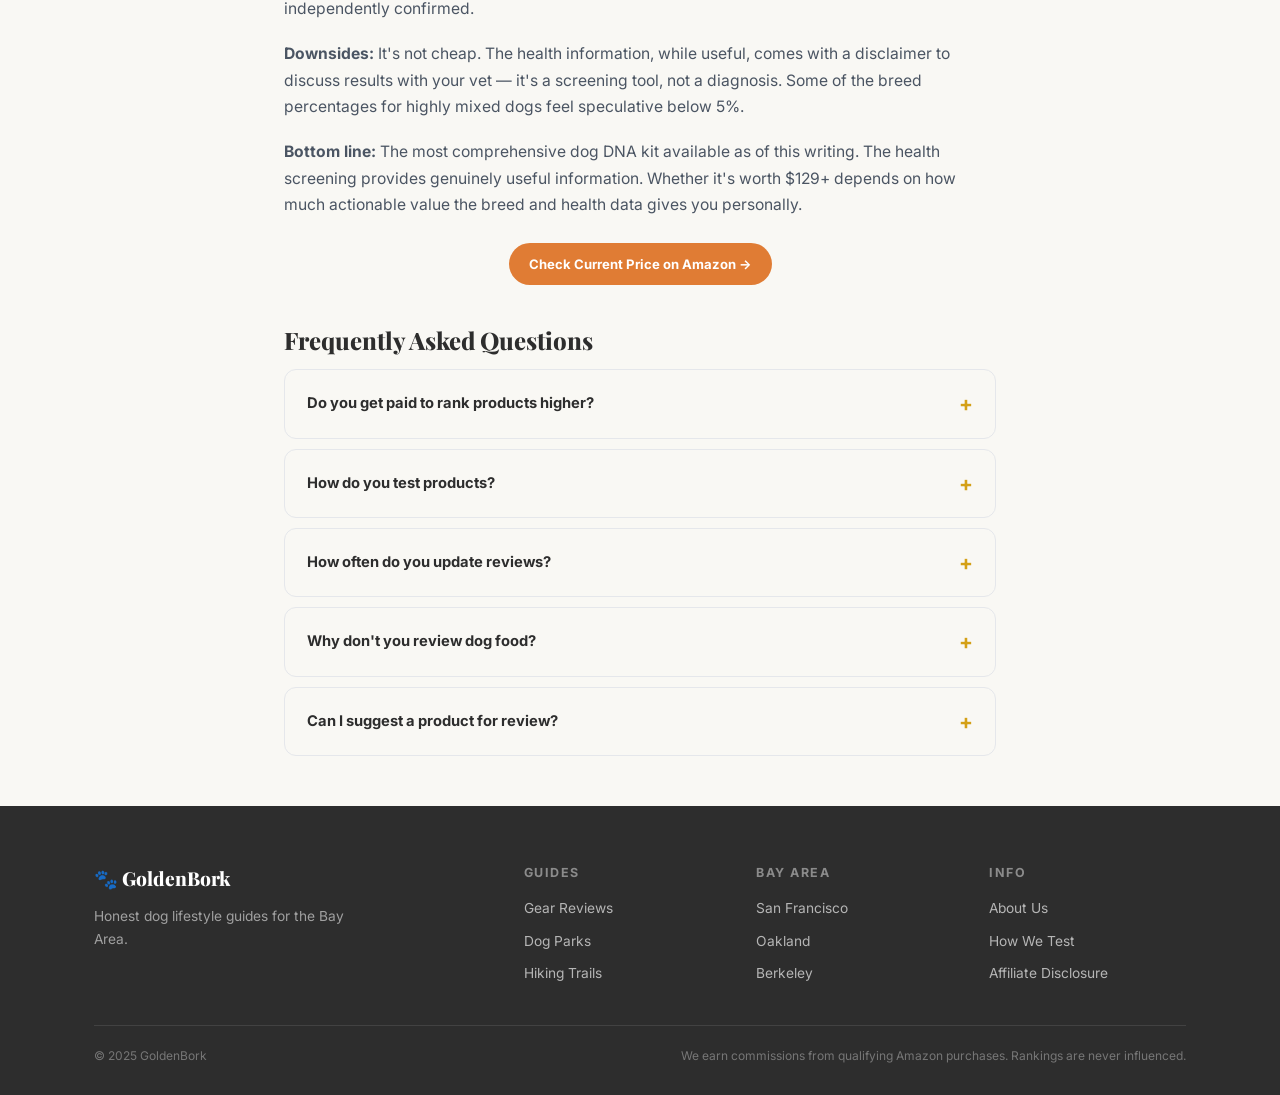
<file: gear.html>
<!DOCTYPE html>
<html lang="en">
<head>
<meta charset="UTF-8">
<meta name="viewport" content="width=device-width, initial-scale=1.0">
<title>Dog Gear Reviews — Tested in the Bay Area | GoldenBork</title>
<meta name="description" content="Honest dog gear reviews tested in real Bay Area conditions. Dog beds, harnesses, toys, GPS trackers, and more — ranked by actual performance, not ad spend.">
<link rel="canonical" href="https://goldenbork.netlify.app/gear.html">
<link href="https://fonts.googleapis.com/css2?family=Inter:wght@400;500;600;700;800;900&family=Playfair+Display:wght@700;800;900&display=swap" rel="stylesheet">
<link rel="stylesheet" href="style.css">
</head>
<body>
<div class="progress" id="prog"></div>
<nav id="nav">
  <div class="container nav-inner">
    <a href="index.html" class="logo">🐾 <span class="g">Golden</span><span class="b">Bork</span></a>
    <div class="nav-links">
      <a href="parks.html">Dog Parks</a>
      <a href="trails.html">Hiking Trails</a>
      <a href="gear.html" class="active">Gear Reviews</a>
      <a href="about.html">About</a>
      <a href="index.html#newsletter" class="nav-cta">Subscribe</a>
    </div>
    <button class="hamburger" onclick="document.getElementById('mob').classList.toggle('open')" aria-label="Menu"><span></span><span></span><span></span></button>
  </div>
</nav>
<div class="mob-menu" id="mob">
  <a href="parks.html">Dog Parks</a><a href="trails.html">Hiking Trails</a><a href="gear.html">Gear Reviews</a><a href="about.html">About</a>
</div>

<section class="page-hero">
  <div class="container">
    <div class="breadcrumb"><a href="index.html">Home</a> / Gear Reviews</div>
    <h1>Dog Gear Reviews — Tested in the Bay Area</h1>
    <div class="page-meta"><span>Updated May 2025</span><span>·</span><span>20 min read</span></div>
  </div>
</section>

<div class="content">
  <div class="disclosure">
    <strong>Affiliate Disclosure:</strong> GoldenBork earns commissions from qualifying Amazon purchases made through links on this page. This does not affect our rankings or testing process. We buy every product ourselves. <a href="about.html#affiliate" style="color:var(--orange);font-weight:600">Read our full policy →</a>
  </div>

  <p>We buy dog gear with our own money, test it in real Bay Area conditions — foggy mornings, apartment living, sandy beaches, muddy trails — and report what we find. Products that break, disappoint, or don't live up to claims get called out. Products that perform well get recommended. That's the process.</p>

  <h2>Best Dog Beds for Bay Area Apartments (2025)</h2>

  <p>Bay Area apartments are expensive and small. A dog bed needs to fit in a tight space, handle fog-damp paws, wash easily, and actually support your dog's joints. We tested 12 beds over 8 weeks in apartments ranging from 450 to 900 square feet.</p>

  <div class="tbl-wrap">
    <table>
      <thead><tr><th>Bed</th><th>Type</th><th>Best For</th><th>Comfort</th><th>Space-Fit</th><th>Price</th></tr></thead>
      <tbody>
        <tr><td><strong>Casper Dog Bed</strong></td><td>Memory foam</td><td>Apartments</td><td>9.4</td><td>9.2</td><td>~$80</td></tr>
        <tr><td><strong>Big Barker</strong></td><td>Orthopedic foam</td><td>Large breeds</td><td>9.6</td><td>7.0</td><td>~$190</td></tr>
        <tr><td><strong>K9 Ballistics Chew-Proof</strong></td><td>Ripstop nylon</td><td>Destructive chewers</td><td>8.0</td><td>8.5</td><td>~$100</td></tr>
        <tr><td><strong>Furhaven Orthopedic</strong></td><td>Egg-crate foam</td><td>Senior dogs</td><td>8.7</td><td>8.0</td><td>~$45</td></tr>
        <tr><td><strong>West Paw Heyday</strong></td><td>Recycled fill</td><td>Eco-conscious buyers</td><td>8.3</td><td>9.0</td><td>~$90</td></tr>
      </tbody>
    </table>
  </div>

  <h3>Our Top Pick: Casper Dog Bed</h3>
  <p><strong>What it is:</strong> A memory foam bed with a durable, machine-washable cover. Available in small, medium, and large.</p>
  <p><strong>What we found:</strong> The foam held its shape through 8 weeks of daily use by a 55-pound mixed breed. The cover came out of the wash looking new every time — which matters when your dog comes home with sandy paws from Fort Funston. The low profile (about 5 inches tall) makes it easy to tuck under a desk or against a wall in a small apartment.</p>
  <p><strong>Downsides:</strong> The small size is genuinely small — measure your dog before ordering. The cover zipper feels like it could be sturdier. Not chew-proof by any means.</p>
  <p><strong>Bottom line:</strong> A solid, well-made bed that works well in tight spaces. The washable cover is its strongest feature for Bay Area living.</p>
  <p style="text-align:center;margin:24px 0"><a href="#" class="btn btn-orange btn-sm">Check Current Price on Amazon →</a></p>

  <h3>Best for Large Breeds: Big Barker</h3>
  <p><strong>What it is:</strong> A thick (7-inch) orthopedic foam bed designed specifically for dogs over 50 pounds. Made in the USA.</p>
  <p><strong>What we found:</strong> This is genuinely the most supportive dog bed we've tested. A 90-pound Lab mix used it for the entire test period and the foam showed no signs of bottoming out. The company offers a 10-year warranty, which speaks to their confidence in the foam quality.</p>
  <p><strong>Downsides:</strong> It's big — the large size takes up serious floor space. Not ideal for studios or small one-bedrooms. The price is significantly higher than alternatives. The cover is washable but takes a long time to dry.</p>
  <p><strong>Bottom line:</strong> If you have the space and a large dog, this is the best orthopedic option available. If space is tight, look at the Casper or Furhaven instead.</p>
  <p style="text-align:center;margin:24px 0"><a href="#" class="btn btn-orange btn-sm">Check Current Price on Amazon →</a></p>

  <h3>Best Budget Option: Furhaven Orthopedic</h3>
  <p><strong>What it is:</strong> An egg-crate foam bed with a plush top and bolstered edges. Available in a wide range of sizes and colors.</p>
  <p><strong>What we found:</strong> For under $50, this bed offers surprisingly good support. The bolstered edges give dogs something to lean against, which many dogs seem to prefer. The foam is thinner than the Casper or Big Barker, so it's less supportive for heavy dogs.</p>
  <p><strong>Downsides:</strong> The foam compresses noticeably after about 6 months of daily use. The cover is washable but pilling started after a few wash cycles. Dogs over 60 pounds may bottom out on the medium size.</p>
  <p><strong>Bottom line:</strong> A reasonable option if you're on a budget or if your dog tends to destroy beds (better to lose $45 than $190). Plan to replace it annually.</p>
  <p style="text-align:center;margin:24px 0"><a href="#" class="btn btn-orange btn-sm">Check Current Price on Amazon →</a></p>

  <h2 id="harness">Dog Harnesses Compared (2025)</h2>

  <p>We tested 8 harnesses on Bay Area trails — from the rocky paths at Lands End to the sandy flats at Rodeo Beach. We evaluated fit, comfort during extended hikes, durability, and ease of putting them on (because nobody wants to wrestle their dog before a walk).</p>

  <div class="tbl-wrap">
    <table>
      <thead><tr><th>Harness</th><th>Type</th><th>Best For</th><th>Comfort</th><th>Durability</th><th>Price</th></tr></thead>
      <tbody>
        <tr><td><strong>Ruffwear Front Range</strong></td><td>Padded everyday</td><td>Daily + hiking</td><td>9.6</td><td>9.3</td><td>~$40</td></tr>
        <tr><td><strong>Kurgo Tru-Fit</strong></td><td>No-pull + car</td><td>Pullers + car travel</td><td>8.5</td><td>8.8</td><td>~$30</td></tr>
        <tr><td><strong>Blue-9 Balance</strong></td><td>Training</td><td>Dogs learning to walk</td><td>8.0</td><td>8.5</td><td>~$35</td></tr>
        <tr><td><strong>Ruffwear Web Master</strong></td><td>Supportive</td><td>Scrambling/lifting</td><td>9.2</td><td>9.5</td><td>~$50</td></tr>
      </tbody>
    </table>
  </div>

  <h3>Our Top Pick: Ruffwear Front Range</h3>
  <p><strong>What it is:</strong> A padded everyday harness with two leash attachment points (front and back), four adjustment points, and a small pocket on top for ID tags.</p>
  <p><strong>What we found:</strong> This harness works for both quick neighborhood walks and full-day hikes. The chest padding didn't cause chafing even on a 6-mile hike at Rancho San Antonio. The reflective trim is a genuine safety feature for foggy Bay Area mornings. After 3 months of near-daily use, the stitching and hardware showed no wear.</p>
  <p><strong>Downsides:</strong> Not a no-pull harness — if your dog pulls hard, the front clip helps somewhat but won't solve the problem on its own. The sizing runs slightly large; we'd suggest sizing down if you're between sizes.</p>
  <p><strong>Bottom line:</strong> The best all-around harness we tested. Does everything well, nothing poorly.</p>
  <p style="text-align:center;margin:24px 0"><a href="#" class="btn btn-orange btn-sm">Check Current Price on Amazon →</a></p>

  <h3>Best for Pullers: Kurgo Tru-Fit Smart</h3>
  <p><strong>What it is:</strong> A padded harness with a front D-ring designed to redirect pulling dogs. Also functions as a car restraint with a seatbelt loop.</p>
  <p><strong>What we found:</strong> The front clip noticeably reduced pulling in two dogs we tested — one a 60-pound pit mix, the other a 45-pound Aussie. The car restraint feature is a real bonus if you drive to trailheads. Build quality is solid for the price point.</p>
  <p><strong>Downsides:</strong> The adjustment system has five straps, which makes the initial fitting fiddly. Once set, it's fine — but that first setup takes patience. The chest strap can shift sideways on deep-chested dogs.</p>
  <p><strong>Bottom line:</strong> A good value if you need both a walking harness and car restraint. The front clip works as advertised for moderate pullers.</p>
  <p style="text-align:center;margin:24px 0"><a href="#" class="btn btn-orange btn-sm">Check Current Price on Amazon →</a></p>

  <h2 id="tech">GPS Trackers &amp; Tech</h2>

  <h3>Fi Series 3 GPS Collar</h3>
  <p><strong>What it is:</strong> A GPS tracking collar with LTE connectivity, activity monitoring, and geofencing alerts. Requires a subscription ($99/year or $8.25/month).</p>
  <p><strong>What we found:</strong> GPS tracking worked reliably in urban SF and on Marin trails. The battery lasted about 3 months in our testing with daily walks — the company claims up to 3 months, which matched our experience. The app shows real-time location and daily activity metrics. The escape alerts (geofencing) worked within about 30 seconds of our dog leaving the set boundary.</p>
  <p><strong>Downsides:</strong> The subscription cost adds up — over 3 years you'll spend nearly $300 on subscriptions alone, plus the collar cost (~$150). GPS accuracy in dense tree cover (like Joaquin Miller's redwoods) dropped noticeably. The collar band is proprietary — you can't use your own collar.</p>
  <p><strong>Bottom line:</strong> If your dog is an escape risk or you hike in areas with poor cell coverage, the peace of mind is worth it. For dogs that stay close, it's an expensive activity tracker.</p>
  <p style="text-align:center;margin:24px 0"><a href="#" class="btn btn-orange btn-sm">Check Current Price on Amazon →</a></p>

  <h2 id="wellness">Health &amp; Wellness</h2>

  <h3>Embark Breed + Health DNA Kit</h3>
  <p><strong>What it is:</strong> A cheek-swab DNA test that identifies breed mix (350+ breeds) and screens for 250+ genetic health conditions. Results in about 3 weeks.</p>
  <p><strong>What we found:</strong> We tested this on three mixed-breed dogs. The breed results were detailed and included percentage breakdowns. The health screening identified carrier status for two conditions in one dog that the owner's vet confirmed was worth knowing about. The relative-finder feature matched one of our test dogs with a half-sibling in the Bay Area, which the owner independently confirmed.</p>
  <p><strong>Downsides:</strong> It's not cheap. The health information, while useful, comes with a disclaimer to discuss results with your vet — it's a screening tool, not a diagnosis. Some of the breed percentages for highly mixed dogs feel speculative below 5%.</p>
  <p><strong>Bottom line:</strong> The most comprehensive dog DNA kit available as of this writing. The health screening provides genuinely useful information. Whether it's worth $129+ depends on how much actionable value the breed and health data gives you personally.</p>
  <p style="text-align:center;margin:24px 0"><a href="#" class="btn btn-orange btn-sm">Check Current Price on Amazon →</a></p>

  <h2>Frequently Asked Questions</h2>

  <div class="faq" onclick="this.classList.toggle('open')">
    <div class="faq-q">Do you get paid to rank products higher?</div>
    <div class="faq-a"><p>No. We earn commissions when you buy through our links, but the commission is the same regardless of which product you choose. Our rankings are based on our testing results. We've given low scores to products from brands that have large affiliate programs, and high scores to cheap products with small commissions.</p></div>
  </div>
  <div class="faq" onclick="this.classList.toggle('open')">
    <div class="faq-q">How do you test products?</div>
    <div class="faq-a"><p>We buy every product with our own money. We use each product for at least 4 weeks in real daily conditions — our apartments, our local parks, our hiking trails. We document what works, what breaks, and what's just okay. See our <a href="about.html#how" style="color:var(--orange)">full testing process</a>.</p></div>
  </div>
  <div class="faq" onclick="this.classList.toggle('open')">
    <div class="faq-q">How often do you update reviews?</div>
    <div class="faq-a"><p>We revisit each review category every 6–12 months to test new products, recheck prices, and update any information that's changed. Every article shows its last update date at the top.</p></div>
  </div>
  <div class="faq" onclick="this.classList.toggle('open')">
    <div class="faq-q">Why don't you review dog food?</div>
    <div class="faq-a"><p>Dog nutrition is a complex, individual topic that depends on your dog's breed, age, health conditions, and activity level. We don't feel we can responsibly rank dog foods without veterinary nutrition expertise. We recommend consulting your vet for food recommendations specific to your dog.</p></div>
  </div>
  <div class="faq" onclick="this.classList.toggle('open')">
    <div class="faq-q">Can I suggest a product for review?</div>
    <div class="faq-a"><p>Yes — reach out through our <a href="about.html" style="color:var(--orange)">contact page</a>. We can't test everything, but we prioritize suggestions from readers, especially for products relevant to Bay Area dog owners.</p></div>
  </div>
</div>

<footer>
  <div class="container">
    <div class="ft-grid">
      <div><div class="ft-brand">🐾 GoldenBork</div><p class="ft-desc">Honest dog lifestyle guides for the Bay Area.</p></div>
      <div><div class="ft-heading">Guides</div><div class="ft-links"><a href="gear.html">Gear Reviews</a><a href="parks.html">Dog Parks</a><a href="trails.html">Hiking Trails</a></div></div>
      <div><div class="ft-heading">Bay Area</div><div class="ft-links"><a href="parks.html#sf">San Francisco</a><a href="parks.html#oakland">Oakland</a><a href="parks.html#berkeley">Berkeley</a></div></div>
      <div><div class="ft-heading">Info</div><div class="ft-links"><a href="about.html">About Us</a><a href="about.html#how">How We Test</a><a href="about.html#affiliate">Affiliate Disclosure</a></div></div>
    </div>
    <div class="ft-bottom"><span>© 2025 GoldenBork</span><span>We earn commissions from qualifying Amazon purchases. Rankings are never influenced.</span></div>
  </div>
</footer>
<script>
window.addEventListener('scroll',()=>{const h=document.documentElement;document.getElementById('prog').style.width=((h.scrollTop/(h.scrollHeight-h.clientHeight))*100)+'%';document.getElementById('nav').classList.toggle('scrolled',scrollY>20)});
</script>
</body>
</html>
</file>
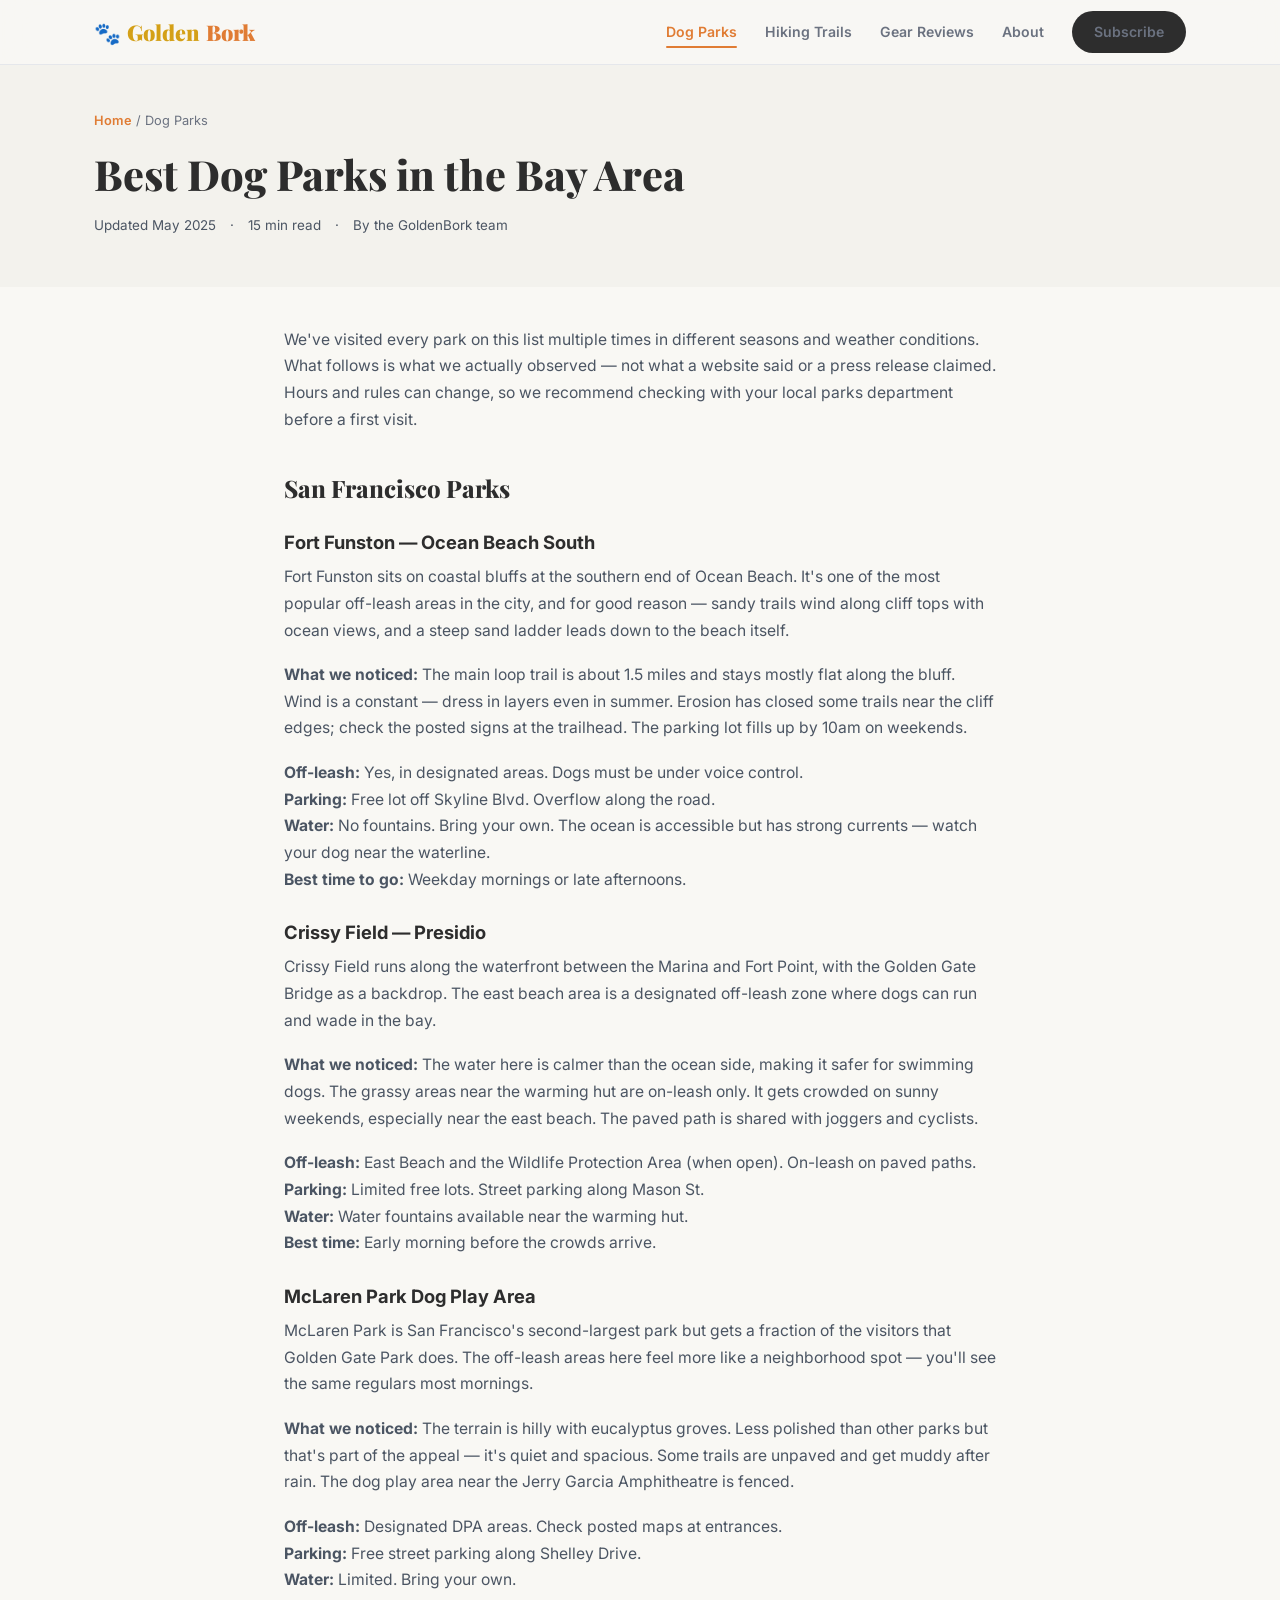
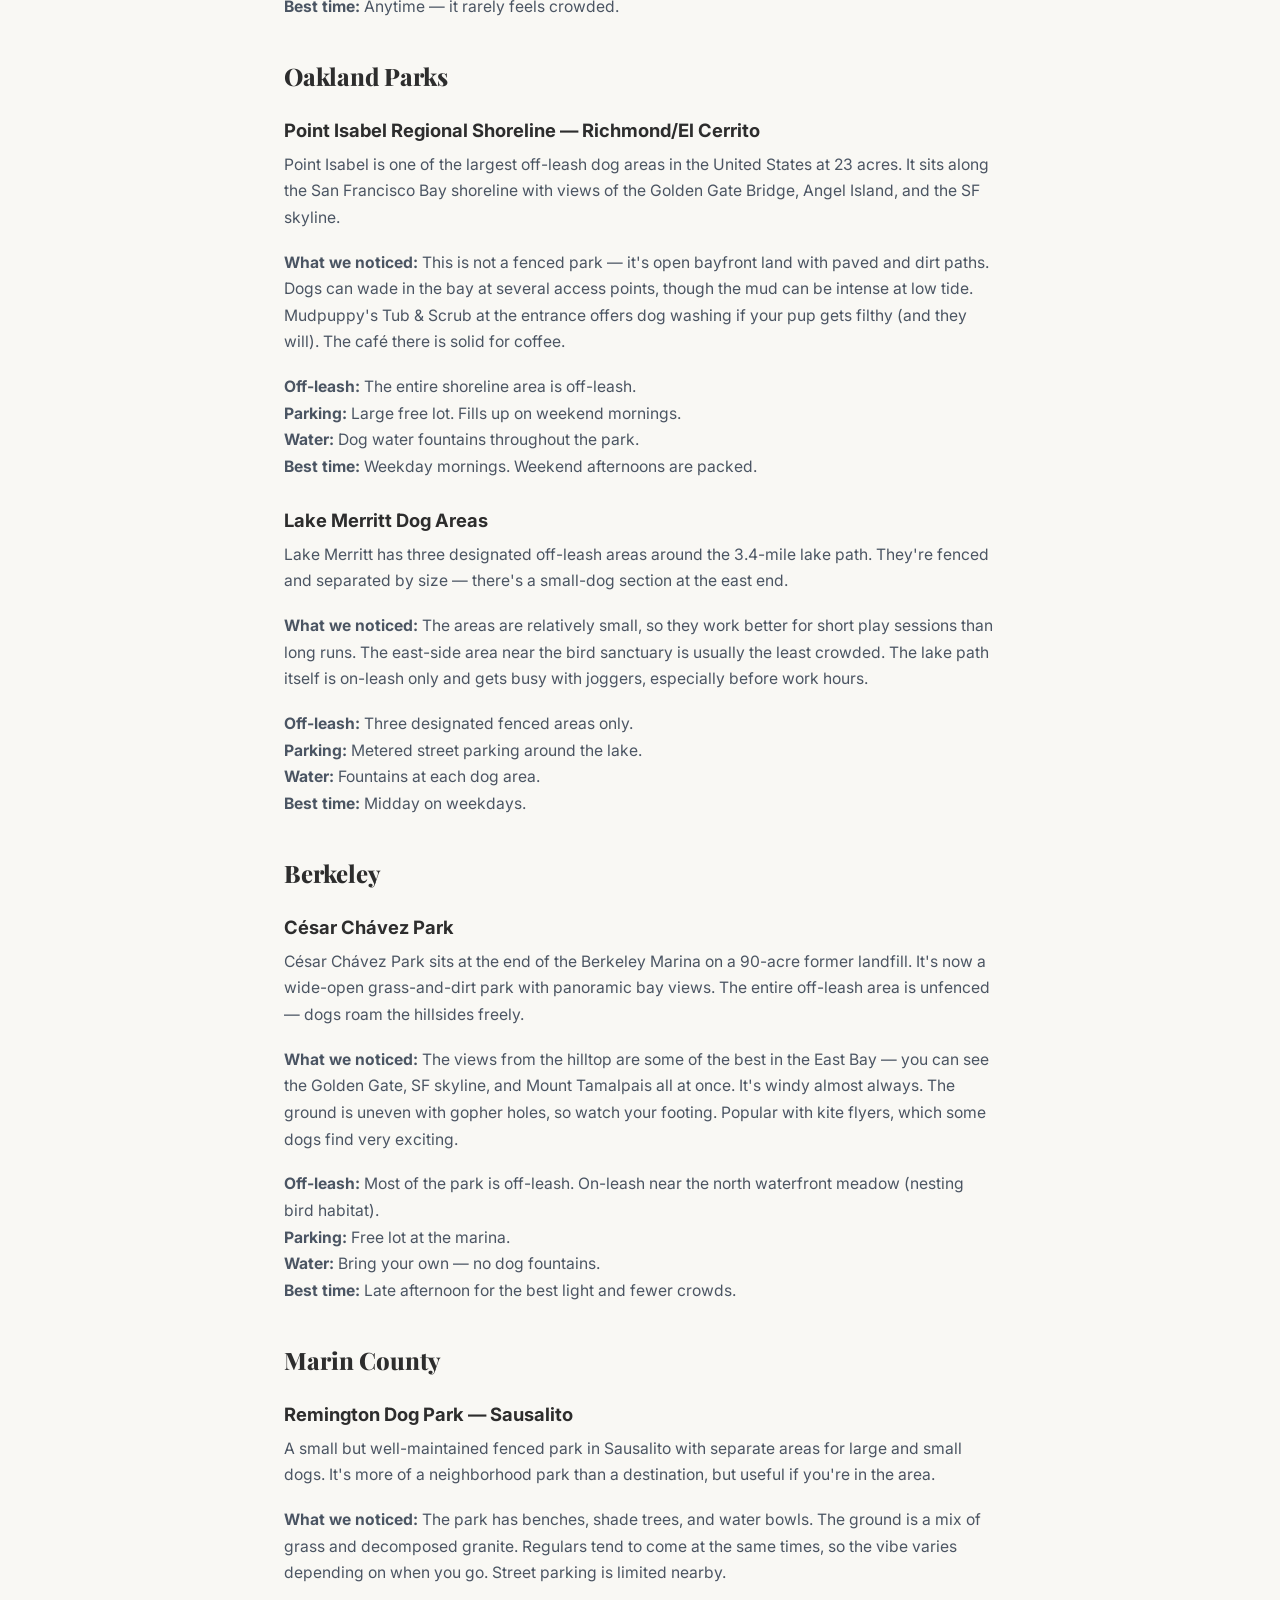
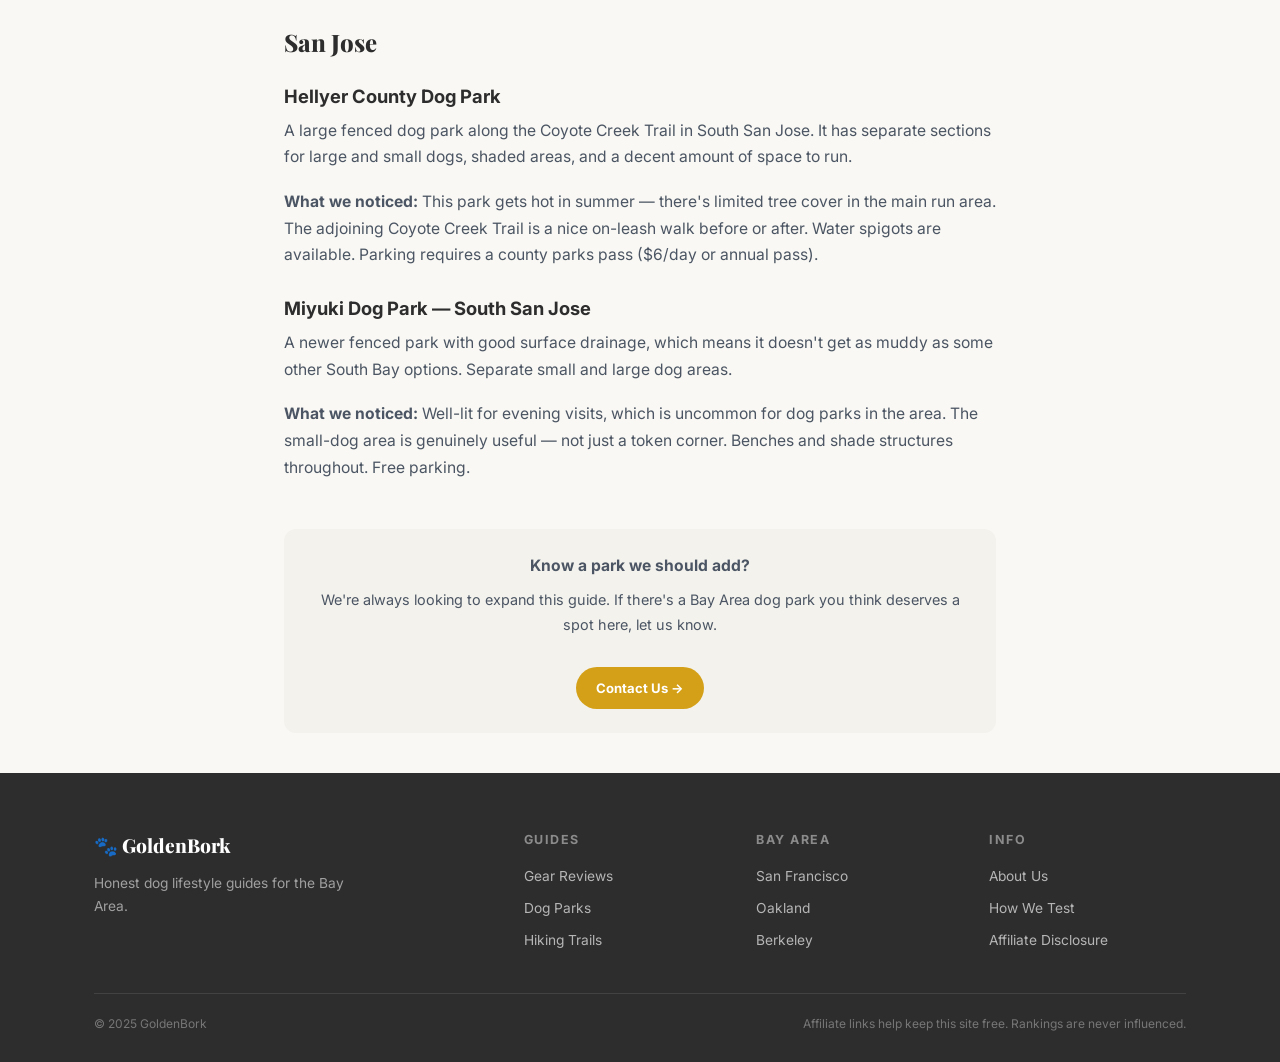
<file: parks.html>
<!DOCTYPE html>
<html lang="en">
<head>
<meta charset="UTF-8">
<meta name="viewport" content="width=device-width, initial-scale=1.0">
<title>Best Dog Parks in the Bay Area (2025) — GoldenBork</title>
<meta name="description" content="Honest guide to the best dog parks across San Francisco, Oakland, Berkeley, Marin, and San Jose. Off-leash rules, parking, hours, and what to expect.">
<link rel="canonical" href="https://goldenbork.netlify.app/parks.html">
<link href="https://fonts.googleapis.com/css2?family=Inter:wght@400;500;600;700;800;900&family=Playfair+Display:wght@700;800;900&display=swap" rel="stylesheet">
<link rel="stylesheet" href="style.css">
</head>
<body>
<div class="progress" id="prog"></div>
<nav id="nav">
  <div class="container nav-inner">
    <a href="index.html" class="logo">🐾 <span class="g">Golden</span><span class="b">Bork</span></a>
    <div class="nav-links">
      <a href="parks.html" class="active">Dog Parks</a>
      <a href="trails.html">Hiking Trails</a>
      <a href="gear.html">Gear Reviews</a>
      <a href="about.html">About</a>
      <a href="index.html#newsletter" class="nav-cta">Subscribe</a>
    </div>
    <button class="hamburger" onclick="document.getElementById('mob').classList.toggle('open')" aria-label="Menu"><span></span><span></span><span></span></button>
  </div>
</nav>
<div class="mob-menu" id="mob">
  <a href="parks.html">Dog Parks</a><a href="trails.html">Hiking Trails</a><a href="gear.html">Gear Reviews</a><a href="about.html">About</a>
</div>

<section class="page-hero">
  <div class="container">
    <div class="breadcrumb"><a href="index.html">Home</a> / Dog Parks</div>
    <h1>Best Dog Parks in the Bay Area</h1>
    <div class="page-meta"><span>Updated May 2025</span><span>·</span><span>15 min read</span><span>·</span><span>By the GoldenBork team</span></div>
  </div>
</section>

<div class="content">
  <p>We've visited every park on this list multiple times in different seasons and weather conditions. What follows is what we actually observed — not what a website said or a press release claimed. Hours and rules can change, so we recommend checking with your local parks department before a first visit.</p>

  <h2 id="sf">San Francisco Parks</h2>

  <h3>Fort Funston — Ocean Beach South</h3>
  <p>Fort Funston sits on coastal bluffs at the southern end of Ocean Beach. It's one of the most popular off-leash areas in the city, and for good reason — sandy trails wind along cliff tops with ocean views, and a steep sand ladder leads down to the beach itself.</p>
  <p><strong>What we noticed:</strong> The main loop trail is about 1.5 miles and stays mostly flat along the bluff. Wind is a constant — dress in layers even in summer. Erosion has closed some trails near the cliff edges; check the posted signs at the trailhead. The parking lot fills up by 10am on weekends.</p>
  <p><strong>Off-leash:</strong> Yes, in designated areas. Dogs must be under voice control.<br>
  <strong>Parking:</strong> Free lot off Skyline Blvd. Overflow along the road.<br>
  <strong>Water:</strong> No fountains. Bring your own. The ocean is accessible but has strong currents — watch your dog near the waterline.<br>
  <strong>Best time to go:</strong> Weekday mornings or late afternoons.</p>

  <h3>Crissy Field — Presidio</h3>
  <p>Crissy Field runs along the waterfront between the Marina and Fort Point, with the Golden Gate Bridge as a backdrop. The east beach area is a designated off-leash zone where dogs can run and wade in the bay.</p>
  <p><strong>What we noticed:</strong> The water here is calmer than the ocean side, making it safer for swimming dogs. The grassy areas near the warming hut are on-leash only. It gets crowded on sunny weekends, especially near the east beach. The paved path is shared with joggers and cyclists.</p>
  <p><strong>Off-leash:</strong> East Beach and the Wildlife Protection Area (when open). On-leash on paved paths.<br>
  <strong>Parking:</strong> Limited free lots. Street parking along Mason St.<br>
  <strong>Water:</strong> Water fountains available near the warming hut.<br>
  <strong>Best time:</strong> Early morning before the crowds arrive.</p>

  <h3>McLaren Park Dog Play Area</h3>
  <p>McLaren Park is San Francisco's second-largest park but gets a fraction of the visitors that Golden Gate Park does. The off-leash areas here feel more like a neighborhood spot — you'll see the same regulars most mornings.</p>
  <p><strong>What we noticed:</strong> The terrain is hilly with eucalyptus groves. Less polished than other parks but that's part of the appeal — it's quiet and spacious. Some trails are unpaved and get muddy after rain. The dog play area near the Jerry Garcia Amphitheatre is fenced.</p>
  <p><strong>Off-leash:</strong> Designated DPA areas. Check posted maps at entrances.<br>
  <strong>Parking:</strong> Free street parking along Shelley Drive.<br>
  <strong>Water:</strong> Limited. Bring your own.<br>
  <strong>Best time:</strong> Anytime — it rarely feels crowded.</p>

  <h2 id="oakland">Oakland Parks</h2>

  <h3>Point Isabel Regional Shoreline — Richmond/El Cerrito</h3>
  <p>Point Isabel is one of the largest off-leash dog areas in the United States at 23 acres. It sits along the San Francisco Bay shoreline with views of the Golden Gate Bridge, Angel Island, and the SF skyline.</p>
  <p><strong>What we noticed:</strong> This is not a fenced park — it's open bayfront land with paved and dirt paths. Dogs can wade in the bay at several access points, though the mud can be intense at low tide. Mudpuppy's Tub & Scrub at the entrance offers dog washing if your pup gets filthy (and they will). The café there is solid for coffee.</p>
  <p><strong>Off-leash:</strong> The entire shoreline area is off-leash.<br>
  <strong>Parking:</strong> Large free lot. Fills up on weekend mornings.<br>
  <strong>Water:</strong> Dog water fountains throughout the park.<br>
  <strong>Best time:</strong> Weekday mornings. Weekend afternoons are packed.</p>

  <h3>Lake Merritt Dog Areas</h3>
  <p>Lake Merritt has three designated off-leash areas around the 3.4-mile lake path. They're fenced and separated by size — there's a small-dog section at the east end.</p>
  <p><strong>What we noticed:</strong> The areas are relatively small, so they work better for short play sessions than long runs. The east-side area near the bird sanctuary is usually the least crowded. The lake path itself is on-leash only and gets busy with joggers, especially before work hours.</p>
  <p><strong>Off-leash:</strong> Three designated fenced areas only.<br>
  <strong>Parking:</strong> Metered street parking around the lake.<br>
  <strong>Water:</strong> Fountains at each dog area.<br>
  <strong>Best time:</strong> Midday on weekdays.</p>

  <h2 id="berkeley">Berkeley</h2>

  <h3>César Chávez Park</h3>
  <p>César Chávez Park sits at the end of the Berkeley Marina on a 90-acre former landfill. It's now a wide-open grass-and-dirt park with panoramic bay views. The entire off-leash area is unfenced — dogs roam the hillsides freely.</p>
  <p><strong>What we noticed:</strong> The views from the hilltop are some of the best in the East Bay — you can see the Golden Gate, SF skyline, and Mount Tamalpais all at once. It's windy almost always. The ground is uneven with gopher holes, so watch your footing. Popular with kite flyers, which some dogs find very exciting.</p>
  <p><strong>Off-leash:</strong> Most of the park is off-leash. On-leash near the north waterfront meadow (nesting bird habitat).<br>
  <strong>Parking:</strong> Free lot at the marina.<br>
  <strong>Water:</strong> Bring your own — no dog fountains.<br>
  <strong>Best time:</strong> Late afternoon for the best light and fewer crowds.</p>

  <h2 id="marin">Marin County</h2>

  <h3>Remington Dog Park — Sausalito</h3>
  <p>A small but well-maintained fenced park in Sausalito with separate areas for large and small dogs. It's more of a neighborhood park than a destination, but useful if you're in the area.</p>
  <p><strong>What we noticed:</strong> The park has benches, shade trees, and water bowls. The ground is a mix of grass and decomposed granite. Regulars tend to come at the same times, so the vibe varies depending on when you go. Street parking is limited nearby.</p>

  <h2 id="sanjose">San Jose</h2>

  <h3>Hellyer County Dog Park</h3>
  <p>A large fenced dog park along the Coyote Creek Trail in South San Jose. It has separate sections for large and small dogs, shaded areas, and a decent amount of space to run.</p>
  <p><strong>What we noticed:</strong> This park gets hot in summer — there's limited tree cover in the main run area. The adjoining Coyote Creek Trail is a nice on-leash walk before or after. Water spigots are available. Parking requires a county parks pass ($6/day or annual pass).</p>

  <h3>Miyuki Dog Park — South San Jose</h3>
  <p>A newer fenced park with good surface drainage, which means it doesn't get as muddy as some other South Bay options. Separate small and large dog areas.</p>
  <p><strong>What we noticed:</strong> Well-lit for evening visits, which is uncommon for dog parks in the area. The small-dog area is genuinely useful — not just a token corner. Benches and shade structures throughout. Free parking.</p>

  <div style="margin-top:48px;padding:24px;background:var(--surface-alt);border-radius:var(--radius);text-align:center">
    <p style="font-weight:700;margin-bottom:8px">Know a park we should add?</p>
    <p style="font-size:.9rem;color:var(--text-mid)">We're always looking to expand this guide. If there's a Bay Area dog park you think deserves a spot here, let us know.</p>
    <a href="about.html" class="btn btn-gold btn-sm" style="margin-top:12px">Contact Us →</a>
  </div>
</div>

<footer>
  <div class="container">
    <div class="ft-grid">
      <div><div class="ft-brand">🐾 GoldenBork</div><p class="ft-desc">Honest dog lifestyle guides for the Bay Area.</p></div>
      <div><div class="ft-heading">Guides</div><div class="ft-links"><a href="gear.html">Gear Reviews</a><a href="parks.html">Dog Parks</a><a href="trails.html">Hiking Trails</a></div></div>
      <div><div class="ft-heading">Bay Area</div><div class="ft-links"><a href="parks.html#sf">San Francisco</a><a href="parks.html#oakland">Oakland</a><a href="parks.html#berkeley">Berkeley</a></div></div>
      <div><div class="ft-heading">Info</div><div class="ft-links"><a href="about.html">About Us</a><a href="about.html#how">How We Test</a><a href="about.html#affiliate">Affiliate Disclosure</a></div></div>
    </div>
    <div class="ft-bottom"><span>© 2025 GoldenBork</span><span>Affiliate links help keep this site free. Rankings are never influenced.</span></div>
  </div>
</footer>
<script>
window.addEventListener('scroll',()=>{const h=document.documentElement;document.getElementById('prog').style.width=((h.scrollTop/(h.scrollHeight-h.clientHeight))*100)+'%';document.getElementById('nav').classList.toggle('scrolled',scrollY>20)});
</script>
</body>
</html>
</file>
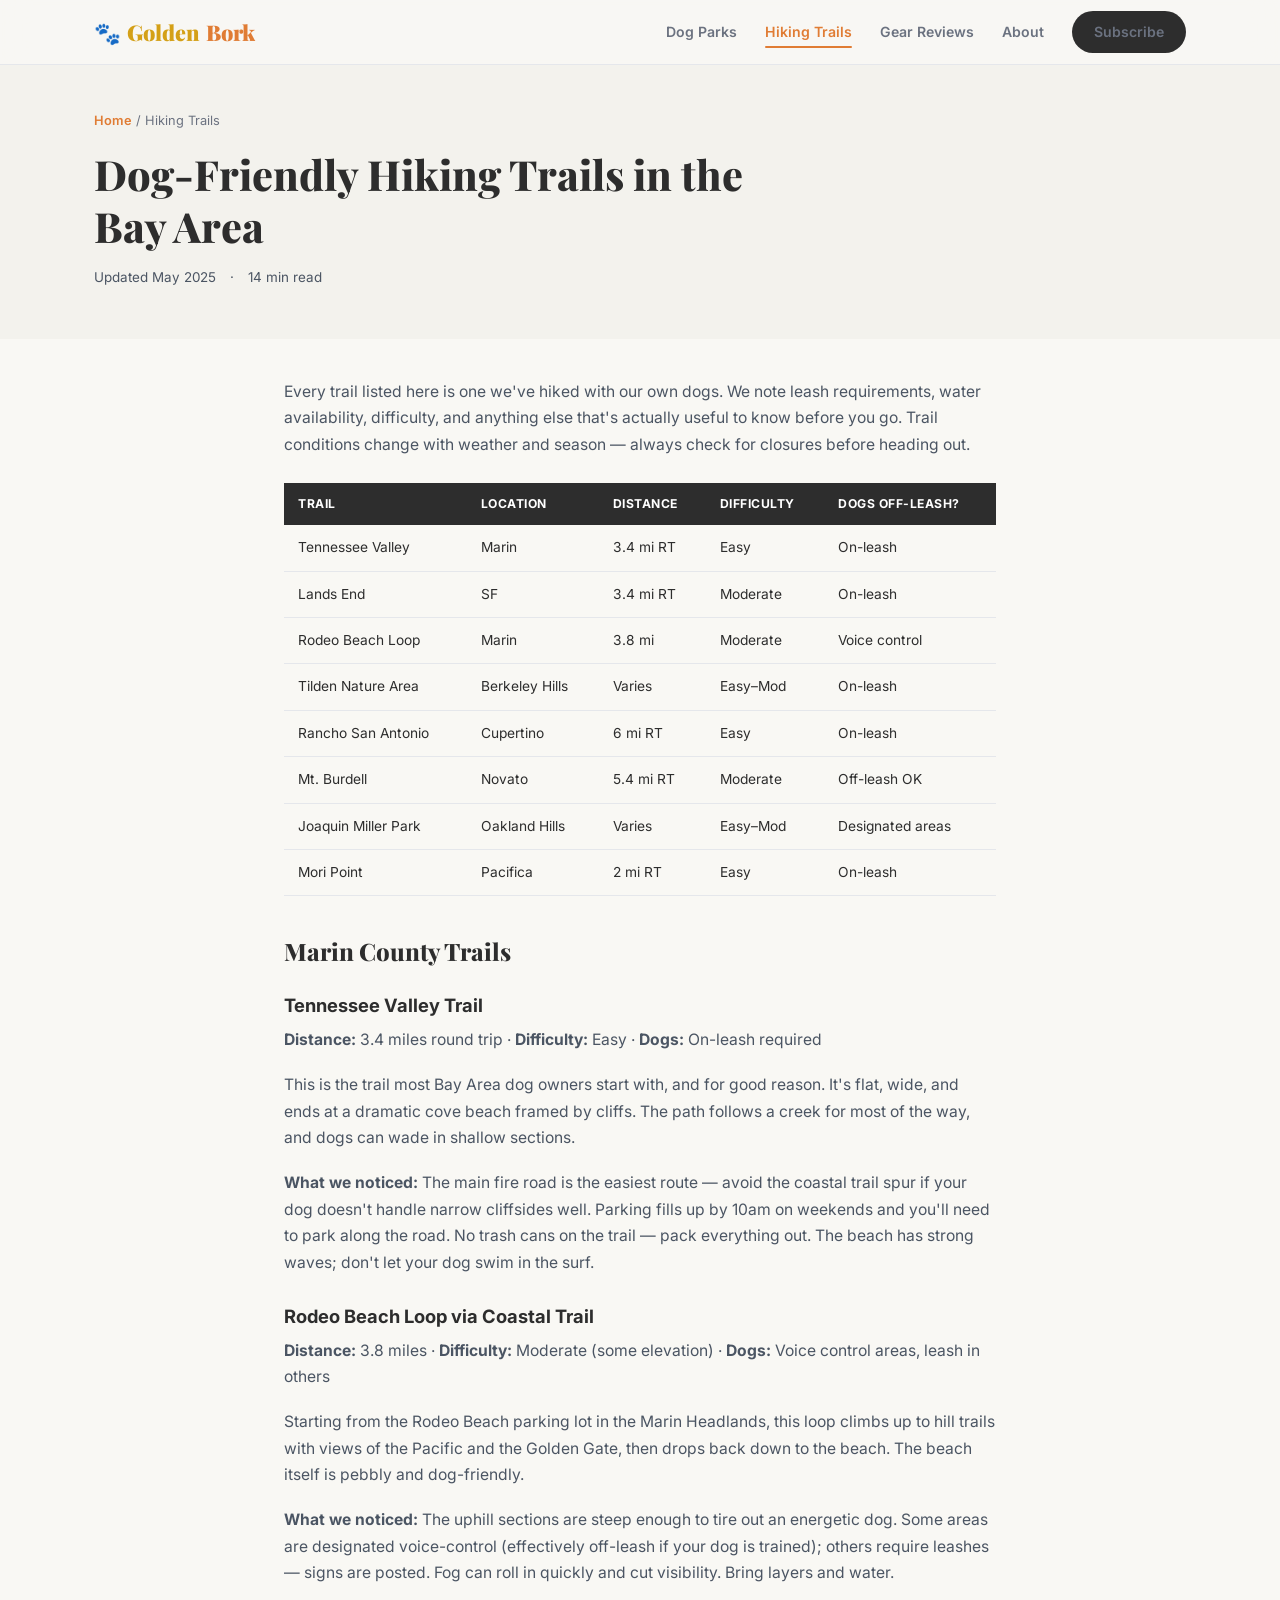
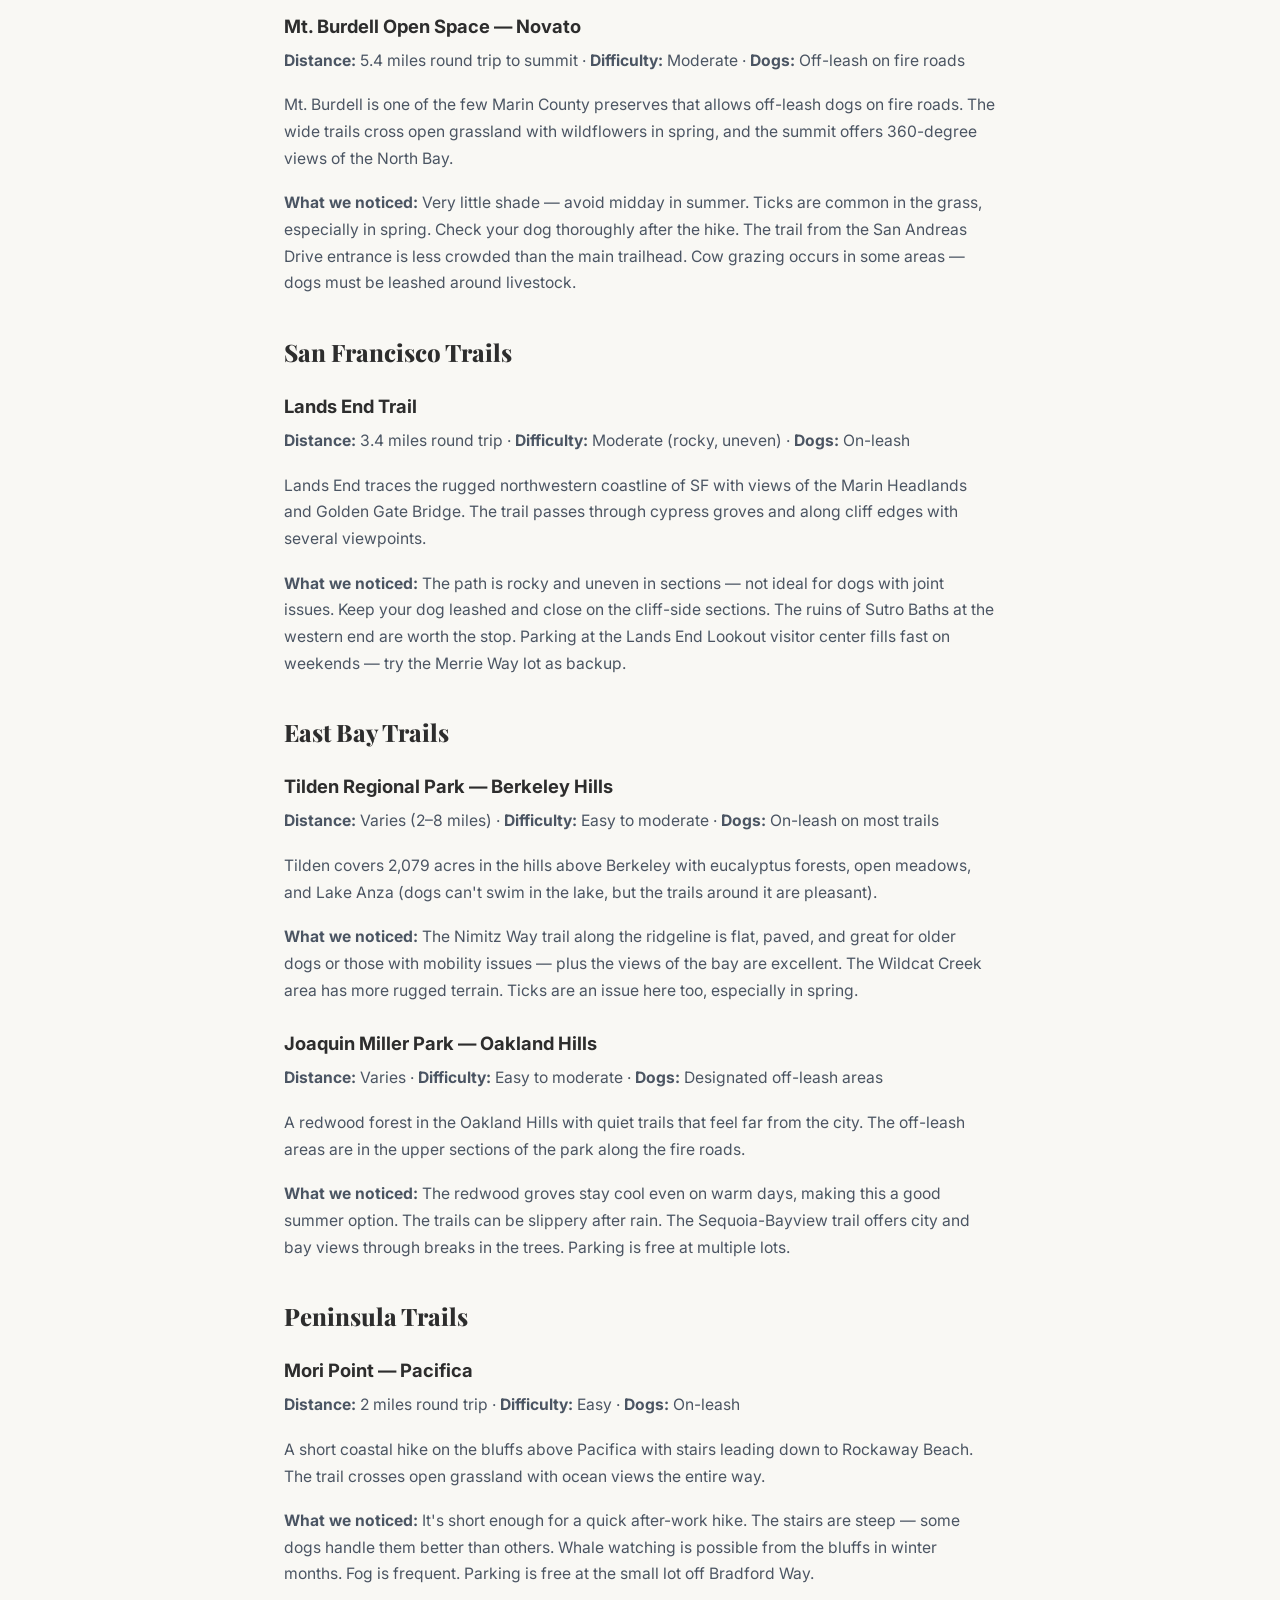
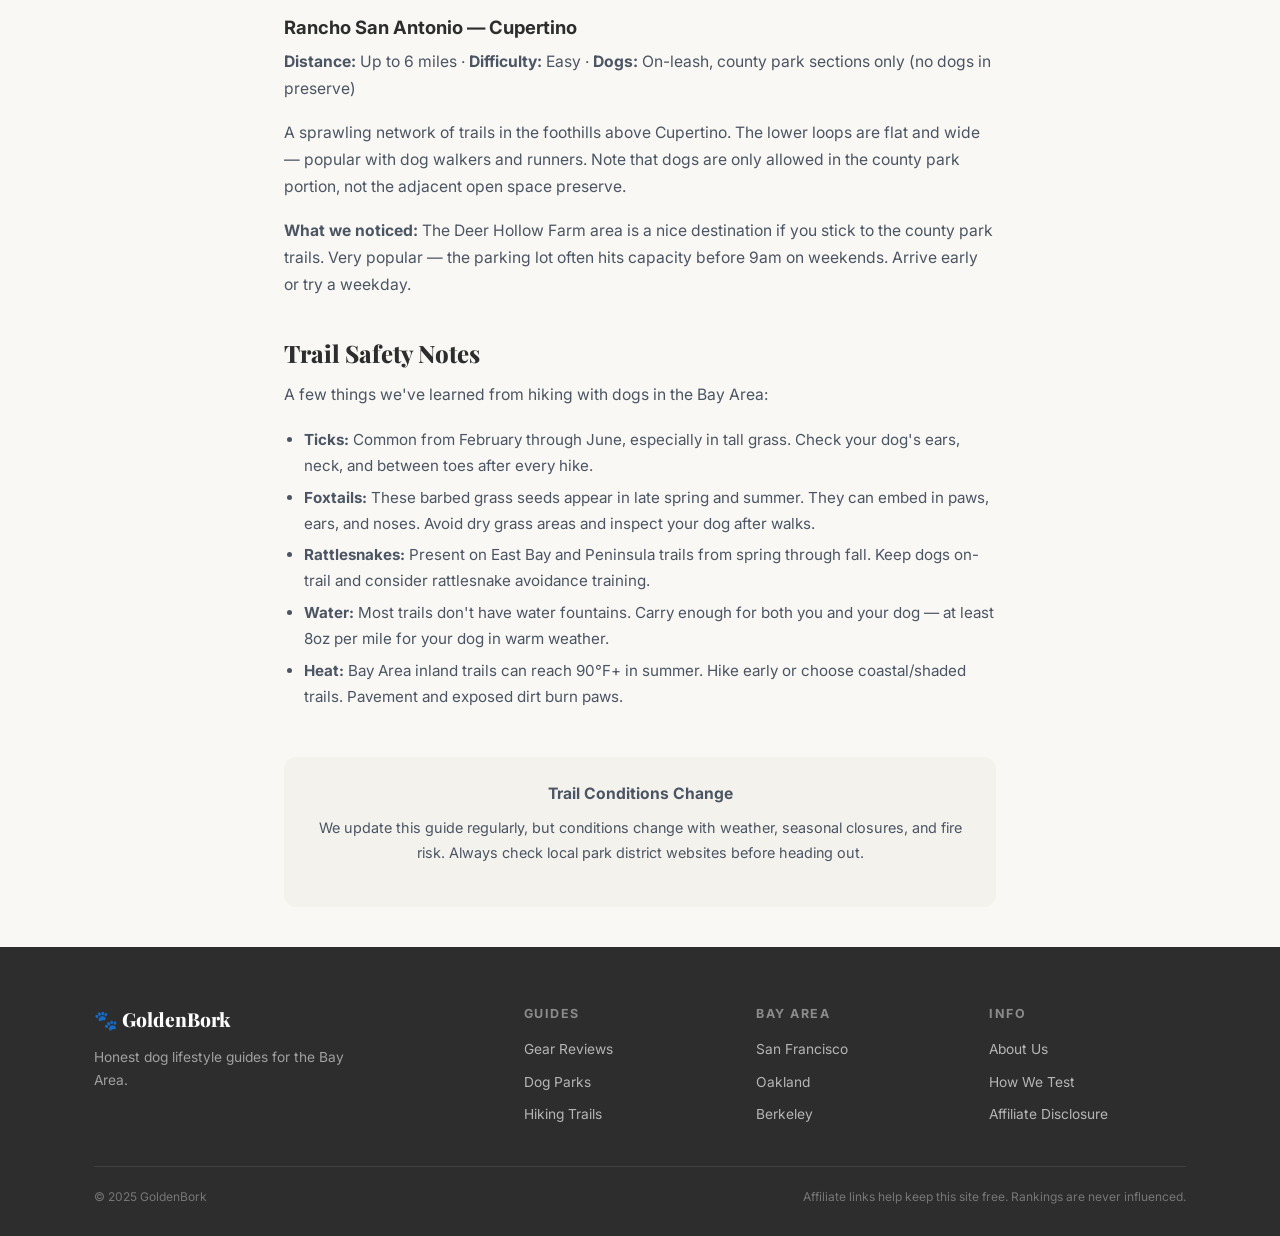
<file: trails.html>
<!DOCTYPE html>
<html lang="en">
<head>
<meta charset="UTF-8">
<meta name="viewport" content="width=device-width, initial-scale=1.0">
<title>Dog-Friendly Hiking Trails in the Bay Area (2025) — GoldenBork</title>
<meta name="description" content="Tested hiking trails across Marin, SF, East Bay, and Peninsula that welcome dogs. Distance, difficulty, leash rules, and honest notes from our hikes.">
<link rel="canonical" href="https://goldenbork.netlify.app/trails.html">
<link href="https://fonts.googleapis.com/css2?family=Inter:wght@400;500;600;700;800;900&family=Playfair+Display:wght@700;800;900&display=swap" rel="stylesheet">
<link rel="stylesheet" href="style.css">
</head>
<body>
<div class="progress" id="prog"></div>
<nav id="nav">
  <div class="container nav-inner">
    <a href="index.html" class="logo">🐾 <span class="g">Golden</span><span class="b">Bork</span></a>
    <div class="nav-links">
      <a href="parks.html">Dog Parks</a>
      <a href="trails.html" class="active">Hiking Trails</a>
      <a href="gear.html">Gear Reviews</a>
      <a href="about.html">About</a>
      <a href="index.html#newsletter" class="nav-cta">Subscribe</a>
    </div>
    <button class="hamburger" onclick="document.getElementById('mob').classList.toggle('open')" aria-label="Menu"><span></span><span></span><span></span></button>
  </div>
</nav>
<div class="mob-menu" id="mob">
  <a href="parks.html">Dog Parks</a><a href="trails.html">Hiking Trails</a><a href="gear.html">Gear Reviews</a><a href="about.html">About</a>
</div>

<section class="page-hero">
  <div class="container">
    <div class="breadcrumb"><a href="index.html">Home</a> / Hiking Trails</div>
    <h1>Dog-Friendly Hiking Trails in the Bay Area</h1>
    <div class="page-meta"><span>Updated May 2025</span><span>·</span><span>14 min read</span></div>
  </div>
</section>

<div class="content">
  <p>Every trail listed here is one we've hiked with our own dogs. We note leash requirements, water availability, difficulty, and anything else that's actually useful to know before you go. Trail conditions change with weather and season — always check for closures before heading out.</p>

  <div class="tbl-wrap">
    <table>
      <thead><tr><th>Trail</th><th>Location</th><th>Distance</th><th>Difficulty</th><th>Dogs Off-Leash?</th></tr></thead>
      <tbody>
        <tr><td>Tennessee Valley</td><td>Marin</td><td>3.4 mi RT</td><td>Easy</td><td>On-leash</td></tr>
        <tr><td>Lands End</td><td>SF</td><td>3.4 mi RT</td><td>Moderate</td><td>On-leash</td></tr>
        <tr><td>Rodeo Beach Loop</td><td>Marin</td><td>3.8 mi</td><td>Moderate</td><td>Voice control</td></tr>
        <tr><td>Tilden Nature Area</td><td>Berkeley Hills</td><td>Varies</td><td>Easy–Mod</td><td>On-leash</td></tr>
        <tr><td>Rancho San Antonio</td><td>Cupertino</td><td>6 mi RT</td><td>Easy</td><td>On-leash</td></tr>
        <tr><td>Mt. Burdell</td><td>Novato</td><td>5.4 mi RT</td><td>Moderate</td><td>Off-leash OK</td></tr>
        <tr><td>Joaquin Miller Park</td><td>Oakland Hills</td><td>Varies</td><td>Easy–Mod</td><td>Designated areas</td></tr>
        <tr><td>Mori Point</td><td>Pacifica</td><td>2 mi RT</td><td>Easy</td><td>On-leash</td></tr>
      </tbody>
    </table>
  </div>

  <h2>Marin County Trails</h2>

  <h3>Tennessee Valley Trail</h3>
  <p><strong>Distance:</strong> 3.4 miles round trip · <strong>Difficulty:</strong> Easy · <strong>Dogs:</strong> On-leash required</p>
  <p>This is the trail most Bay Area dog owners start with, and for good reason. It's flat, wide, and ends at a dramatic cove beach framed by cliffs. The path follows a creek for most of the way, and dogs can wade in shallow sections.</p>
  <p><strong>What we noticed:</strong> The main fire road is the easiest route — avoid the coastal trail spur if your dog doesn't handle narrow cliffsides well. Parking fills up by 10am on weekends and you'll need to park along the road. No trash cans on the trail — pack everything out. The beach has strong waves; don't let your dog swim in the surf.</p>

  <h3>Rodeo Beach Loop via Coastal Trail</h3>
  <p><strong>Distance:</strong> 3.8 miles · <strong>Difficulty:</strong> Moderate (some elevation) · <strong>Dogs:</strong> Voice control areas, leash in others</p>
  <p>Starting from the Rodeo Beach parking lot in the Marin Headlands, this loop climbs up to hill trails with views of the Pacific and the Golden Gate, then drops back down to the beach. The beach itself is pebbly and dog-friendly.</p>
  <p><strong>What we noticed:</strong> The uphill sections are steep enough to tire out an energetic dog. Some areas are designated voice-control (effectively off-leash if your dog is trained); others require leashes — signs are posted. Fog can roll in quickly and cut visibility. Bring layers and water.</p>

  <h3>Mt. Burdell Open Space — Novato</h3>
  <p><strong>Distance:</strong> 5.4 miles round trip to summit · <strong>Difficulty:</strong> Moderate · <strong>Dogs:</strong> Off-leash on fire roads</p>
  <p>Mt. Burdell is one of the few Marin County preserves that allows off-leash dogs on fire roads. The wide trails cross open grassland with wildflowers in spring, and the summit offers 360-degree views of the North Bay.</p>
  <p><strong>What we noticed:</strong> Very little shade — avoid midday in summer. Ticks are common in the grass, especially in spring. Check your dog thoroughly after the hike. The trail from the San Andreas Drive entrance is less crowded than the main trailhead. Cow grazing occurs in some areas — dogs must be leashed around livestock.</p>

  <h2>San Francisco Trails</h2>

  <h3>Lands End Trail</h3>
  <p><strong>Distance:</strong> 3.4 miles round trip · <strong>Difficulty:</strong> Moderate (rocky, uneven) · <strong>Dogs:</strong> On-leash</p>
  <p>Lands End traces the rugged northwestern coastline of SF with views of the Marin Headlands and Golden Gate Bridge. The trail passes through cypress groves and along cliff edges with several viewpoints.</p>
  <p><strong>What we noticed:</strong> The path is rocky and uneven in sections — not ideal for dogs with joint issues. Keep your dog leashed and close on the cliff-side sections. The ruins of Sutro Baths at the western end are worth the stop. Parking at the Lands End Lookout visitor center fills fast on weekends — try the Merrie Way lot as backup.</p>

  <h2>East Bay Trails</h2>

  <h3>Tilden Regional Park — Berkeley Hills</h3>
  <p><strong>Distance:</strong> Varies (2–8 miles) · <strong>Difficulty:</strong> Easy to moderate · <strong>Dogs:</strong> On-leash on most trails</p>
  <p>Tilden covers 2,079 acres in the hills above Berkeley with eucalyptus forests, open meadows, and Lake Anza (dogs can't swim in the lake, but the trails around it are pleasant).</p>
  <p><strong>What we noticed:</strong> The Nimitz Way trail along the ridgeline is flat, paved, and great for older dogs or those with mobility issues — plus the views of the bay are excellent. The Wildcat Creek area has more rugged terrain. Ticks are an issue here too, especially in spring.</p>

  <h3>Joaquin Miller Park — Oakland Hills</h3>
  <p><strong>Distance:</strong> Varies · <strong>Difficulty:</strong> Easy to moderate · <strong>Dogs:</strong> Designated off-leash areas</p>
  <p>A redwood forest in the Oakland Hills with quiet trails that feel far from the city. The off-leash areas are in the upper sections of the park along the fire roads.</p>
  <p><strong>What we noticed:</strong> The redwood groves stay cool even on warm days, making this a good summer option. The trails can be slippery after rain. The Sequoia-Bayview trail offers city and bay views through breaks in the trees. Parking is free at multiple lots.</p>

  <h2>Peninsula Trails</h2>

  <h3>Mori Point — Pacifica</h3>
  <p><strong>Distance:</strong> 2 miles round trip · <strong>Difficulty:</strong> Easy · <strong>Dogs:</strong> On-leash</p>
  <p>A short coastal hike on the bluffs above Pacifica with stairs leading down to Rockaway Beach. The trail crosses open grassland with ocean views the entire way.</p>
  <p><strong>What we noticed:</strong> It's short enough for a quick after-work hike. The stairs are steep — some dogs handle them better than others. Whale watching is possible from the bluffs in winter months. Fog is frequent. Parking is free at the small lot off Bradford Way.</p>

  <h3>Rancho San Antonio — Cupertino</h3>
  <p><strong>Distance:</strong> Up to 6 miles · <strong>Difficulty:</strong> Easy · <strong>Dogs:</strong> On-leash, county park sections only (no dogs in preserve)</p>
  <p>A sprawling network of trails in the foothills above Cupertino. The lower loops are flat and wide — popular with dog walkers and runners. Note that dogs are only allowed in the county park portion, not the adjacent open space preserve.</p>
  <p><strong>What we noticed:</strong> The Deer Hollow Farm area is a nice destination if you stick to the county park trails. Very popular — the parking lot often hits capacity before 9am on weekends. Arrive early or try a weekday.</p>

  <h2>Trail Safety Notes</h2>
  <p>A few things we've learned from hiking with dogs in the Bay Area:</p>
  <ul style="list-style:disc;margin-left:20px">
    <li><strong>Ticks:</strong> Common from February through June, especially in tall grass. Check your dog's ears, neck, and between toes after every hike.</li>
    <li><strong>Foxtails:</strong> These barbed grass seeds appear in late spring and summer. They can embed in paws, ears, and noses. Avoid dry grass areas and inspect your dog after walks.</li>
    <li><strong>Rattlesnakes:</strong> Present on East Bay and Peninsula trails from spring through fall. Keep dogs on-trail and consider rattlesnake avoidance training.</li>
    <li><strong>Water:</strong> Most trails don't have water fountains. Carry enough for both you and your dog — at least 8oz per mile for your dog in warm weather.</li>
    <li><strong>Heat:</strong> Bay Area inland trails can reach 90°F+ in summer. Hike early or choose coastal/shaded trails. Pavement and exposed dirt burn paws.</li>
  </ul>

  <div style="margin-top:48px;padding:24px;background:var(--surface-alt);border-radius:var(--radius);text-align:center">
    <p style="font-weight:700;margin-bottom:8px">Trail Conditions Change</p>
    <p style="font-size:.9rem;color:var(--text-mid)">We update this guide regularly, but conditions change with weather, seasonal closures, and fire risk. Always check local park district websites before heading out.</p>
  </div>
</div>

<footer>
  <div class="container">
    <div class="ft-grid">
      <div><div class="ft-brand">🐾 GoldenBork</div><p class="ft-desc">Honest dog lifestyle guides for the Bay Area.</p></div>
      <div><div class="ft-heading">Guides</div><div class="ft-links"><a href="gear.html">Gear Reviews</a><a href="parks.html">Dog Parks</a><a href="trails.html">Hiking Trails</a></div></div>
      <div><div class="ft-heading">Bay Area</div><div class="ft-links"><a href="parks.html#sf">San Francisco</a><a href="parks.html#oakland">Oakland</a><a href="parks.html#berkeley">Berkeley</a></div></div>
      <div><div class="ft-heading">Info</div><div class="ft-links"><a href="about.html">About Us</a><a href="about.html#how">How We Test</a><a href="about.html#affiliate">Affiliate Disclosure</a></div></div>
    </div>
    <div class="ft-bottom"><span>© 2025 GoldenBork</span><span>Affiliate links help keep this site free. Rankings are never influenced.</span></div>
  </div>
</footer>
<script>
window.addEventListener('scroll',()=>{const h=document.documentElement;document.getElementById('prog').style.width=((h.scrollTop/(h.scrollHeight-h.clientHeight))*100)+'%';document.getElementById('nav').classList.toggle('scrolled',scrollY>20)});
</script>
</body>
</html>
</file>
<file: style.css>
*,*::before,*::after{box-sizing:border-box;margin:0;padding:0}
:root{
  --gold:#D4A017;--gold-light:#F5E6B8;--gold-dark:#B8860B;
  --orange:#E07C34;--orange-light:#FDEBD0;--orange-dark:#C0611A;
  --charcoal:#2D2D2D;--gray:#6B7280;--gray-light:#9CA3AF;--gray-pale:#E5E7EB;
  --bg:#F9F8F4;--surface:#FFFFFF;--surface-alt:#F3F2ED;
  --text:#2D2D2D;--text-mid:#4B5563;--text-light:#6B7280;
  --shadow-sm:0 1px 3px rgba(0,0,0,.05);
  --shadow-md:0 4px 14px rgba(0,0,0,.08);
  --shadow-lg:0 10px 30px rgba(0,0,0,.1);
  --radius:12px;--radius-lg:20px;
}
html{scroll-behavior:smooth}
body{font-family:'Inter',system-ui,-apple-system,sans-serif;color:var(--text);background:var(--bg);line-height:1.7;-webkit-font-smoothing:antialiased}
img{max-width:100%;display:block}
a{color:inherit;text-decoration:none}
ul{list-style:none}
.container{max-width:1140px;margin:0 auto;padding:0 24px}
h1,h2,h3,h4{font-family:'Playfair Display',Georgia,serif;line-height:1.25;font-weight:800;color:var(--charcoal)}

/* PROGRESS BAR */
.progress{position:fixed;top:0;left:0;height:3px;background:linear-gradient(90deg,var(--gold),var(--orange));z-index:300;width:0;transition:width .15s}

/* NAV */
nav{position:fixed;top:0;left:0;right:0;z-index:200;background:rgba(249,248,244,.9);backdrop-filter:blur(14px);border-bottom:1px solid var(--gray-pale);transition:box-shadow .3s}
nav.scrolled{box-shadow:var(--shadow-md)}
.nav-inner{display:flex;align-items:center;justify-content:space-between;height:64px}
.logo{font-family:'Playfair Display',serif;font-weight:900;font-size:1.35rem;display:flex;align-items:center;gap:6px}
.logo .g{color:var(--gold)}
.logo .b{color:var(--orange)}
.nav-links{display:flex;align-items:center;gap:28px}
.nav-links a{font-size:.88rem;font-weight:600;color:var(--gray);transition:color .2s;position:relative}
.nav-links a:hover,.nav-links a.active{color:var(--orange)}
.nav-links a.active::after{content:'';position:absolute;bottom:-4px;left:0;right:0;height:2px;background:var(--orange);border-radius:2px}
.nav-cta{background:var(--charcoal);color:#fff;padding:9px 22px;border-radius:50px;font-size:.82rem;font-weight:700;transition:all .2s;border:none;cursor:pointer}
.nav-cta:hover{background:var(--orange);transform:translateY(-1px)}
.hamburger{display:none;background:none;border:none;cursor:pointer;padding:6px;flex-direction:column;gap:5px}
.hamburger span{display:block;width:22px;height:2px;background:var(--charcoal);transition:.3s}
.mob-menu{display:none;position:fixed;inset:0;z-index:199;background:var(--bg);padding:90px 24px 40px;flex-direction:column;gap:0}
.mob-menu.open{display:flex}
.mob-menu a{font-size:1.15rem;font-weight:700;padding:16px 0;border-bottom:1px solid var(--gray-pale);color:var(--charcoal)}

/* BUTTONS */
.btn{display:inline-flex;align-items:center;gap:8px;padding:13px 28px;border-radius:50px;font-weight:700;font-size:.9rem;transition:all .25s;cursor:pointer;border:none}
.btn-gold{background:var(--gold);color:#fff}
.btn-gold:hover{background:var(--gold-dark);transform:translateY(-2px);box-shadow:var(--shadow-md)}
.btn-outline{background:transparent;color:var(--charcoal);border:2px solid var(--gray-pale)}
.btn-outline:hover{border-color:var(--orange);color:var(--orange);transform:translateY(-2px)}
.btn-orange{background:var(--orange);color:#fff}
.btn-orange:hover{background:var(--orange-dark);transform:translateY(-2px);box-shadow:var(--shadow-md)}
.btn-sm{padding:10px 20px;font-size:.82rem}

/* HERO */
.hero{padding:130px 0 90px;background:linear-gradient(135deg,#F9F8F4 0%,#F5E6B8 40%,#FDEBD0 100%);position:relative;overflow:hidden}
.hero::after{content:'';position:absolute;top:-100px;right:-150px;width:500px;height:500px;background:radial-gradient(circle,rgba(224,124,52,.1),transparent 70%);pointer-events:none}
.hero-badge{display:inline-flex;align-items:center;gap:6px;background:rgba(212,160,23,.12);color:var(--gold-dark);padding:7px 16px;border-radius:50px;font-size:.78rem;font-weight:700;letter-spacing:.5px;text-transform:uppercase;margin-bottom:20px}
.hero h1{font-size:clamp(2.4rem,5.5vw,3.8rem);max-width:700px;margin-bottom:18px;letter-spacing:-.01em}
.hero h1 em{font-style:normal;background:linear-gradient(135deg,var(--gold),var(--orange));-webkit-background-clip:text;-webkit-text-fill-color:transparent;background-clip:text}
.hero>div>p{font-size:1.08rem;color:var(--text-mid);max-width:540px;margin-bottom:32px;line-height:1.8}
.hero-btns{display:flex;gap:12px;flex-wrap:wrap;margin-bottom:44px}
.hero-stats{display:flex;gap:40px}
.stat-num{font-family:'Playfair Display',serif;font-size:1.8rem;font-weight:800;color:var(--gold-dark)}
.stat-label{font-size:.78rem;color:var(--text-light);font-weight:500}

/* TRUST */
.trust{background:var(--surface);border-top:1px solid var(--gray-pale);border-bottom:1px solid var(--gray-pale);padding:16px 0}
.trust-row{display:flex;justify-content:center;gap:36px;flex-wrap:wrap;font-size:.8rem;color:var(--text-light);font-weight:600}
.trust-row span{display:flex;align-items:center;gap:5px}

/* SECTIONS */
section{padding:72px 0}
.section-alt{background:var(--surface-alt)}
.tag{color:var(--orange);font-size:.75rem;font-weight:700;letter-spacing:1.5px;text-transform:uppercase;margin-bottom:10px}
.section-title{font-size:clamp(1.7rem,3.5vw,2.4rem);margin-bottom:10px}
.section-desc{color:var(--text-mid);font-size:1rem;max-width:560px;margin-bottom:40px}

/* GRIDS */
.g3{display:grid;grid-template-columns:repeat(auto-fill,minmax(320px,1fr));gap:24px}
.g4{display:grid;grid-template-columns:repeat(auto-fill,minmax(250px,1fr));gap:20px}
.g5{display:grid;grid-template-columns:repeat(auto-fill,minmax(190px,1fr));gap:16px}

/* CARDS */
.card{background:var(--surface);border:1px solid var(--gray-pale);border-radius:var(--radius-lg);overflow:hidden;transition:all .3s}
.card:hover{transform:translateY(-4px);box-shadow:var(--shadow-lg)}
.card-icon{height:200px;display:flex;align-items:center;justify-content:center;font-size:3.5rem}
.card-body{padding:22px}
.card-label{font-size:.7rem;font-weight:700;text-transform:uppercase;letter-spacing:1px;color:var(--orange);margin-bottom:6px}
.card h3{font-size:1.1rem;margin-bottom:6px;line-height:1.3}
.card p{color:var(--text-mid);font-size:.88rem;line-height:1.6;margin-bottom:14px}
.card-foot{display:flex;justify-content:space-between;align-items:center;font-size:.76rem;color:var(--text-light)}
.card-tag{background:rgba(212,160,23,.1);color:var(--gold-dark);padding:3px 10px;border-radius:50px;font-weight:700;font-size:.72rem}

/* PRODUCT CARD */
.pcard{background:var(--surface);border:1px solid var(--gray-pale);border-radius:var(--radius-lg);padding:24px;transition:all .3s;position:relative}
.pcard:hover{transform:translateY(-3px);box-shadow:var(--shadow-lg)}
.pcard-badge{position:absolute;top:14px;right:14px;background:var(--gold);color:#fff;font-size:.68rem;font-weight:800;padding:4px 10px;border-radius:6px;text-transform:uppercase}
.pcard-rank{font-family:'Playfair Display',serif;font-size:2.2rem;font-weight:900;color:var(--gold);opacity:.2}
.pcard h3{font-size:1.05rem;margin-bottom:3px}
.pcard .sub{color:var(--text-mid);font-size:.82rem;margin-bottom:14px}
.scores{display:grid;grid-template-columns:1fr 1fr;gap:6px;margin-bottom:14px}
.sc{display:flex;justify-content:space-between;font-size:.78rem;padding:5px 10px;background:var(--surface-alt);border-radius:6px}
.sc .v{font-weight:700;color:var(--orange)}
.pros li{font-size:.82rem;padding:3px 0;display:flex;gap:6px;color:var(--text-mid)}
.pros li::before{content:'✓';color:#48BB78;font-weight:700}
.pcard-cta{display:block;text-align:center;background:var(--orange);color:#fff;padding:11px;border-radius:10px;font-weight:700;font-size:.88rem;margin-top:14px;transition:all .2s}
.pcard-cta:hover{background:var(--orange-dark);transform:translateY(-1px)}
.pcard-price{font-size:.78rem;color:var(--text-light);text-align:center;margin-top:6px}

/* BAY AREA GRID */
.bay-grid{display:grid;grid-template-columns:1fr 1fr;gap:20px}
.bay-feat{grid-column:1;border-radius:var(--radius-lg);overflow:hidden;position:relative;min-height:380px;display:flex;align-items:flex-end;background:linear-gradient(135deg,var(--charcoal),#3D3D3D)}
.bay-feat-inner{padding:36px;color:#fff;position:relative;z-index:1}
.bay-feat h3{font-size:1.5rem;color:#fff;margin-bottom:6px}
.bay-feat p{opacity:.85;font-size:.92rem;margin-bottom:18px}
.bay-side{display:flex;flex-direction:column;gap:20px}
.bay-card{background:var(--surface);border:1px solid var(--gray-pale);border-radius:var(--radius);padding:22px;transition:all .3s;flex:1}
.bay-card:hover{transform:translateY(-2px);box-shadow:var(--shadow-md)}
.bay-card .city{font-size:.72rem;font-weight:700;text-transform:uppercase;letter-spacing:1px;margin-bottom:6px}
.bay-card h4{font-size:1rem;margin-bottom:5px}
.bay-card p{font-size:.84rem;color:var(--text-mid)}

/* CATEGORIES */
.catbox{background:var(--surface);border:1px solid var(--gray-pale);border-radius:var(--radius);padding:24px 20px;text-align:center;transition:all .3s;cursor:pointer}
.catbox:hover{transform:translateY(-3px);box-shadow:var(--shadow-md);border-color:var(--gold)}
.catbox .icon{font-size:2rem;margin-bottom:10px}
.catbox .name{font-weight:700;font-size:.9rem;margin-bottom:2px}
.catbox .cnt{font-size:.75rem;color:var(--text-light)}

/* TABLE */
.tbl-wrap{overflow-x:auto;margin:24px 0}
table{width:100%;border-collapse:collapse;font-size:.86rem}
th{background:var(--charcoal);color:#fff;padding:11px 14px;text-align:left;font-weight:700;font-size:.76rem;text-transform:uppercase;letter-spacing:.5px}
td{padding:11px 14px;border-bottom:1px solid var(--gray-pale)}
tr:hover td{background:rgba(212,160,23,.04)}

/* FAQ */
.faq{border:1px solid var(--gray-pale);border-radius:var(--radius);margin-bottom:10px;overflow:hidden}
.faq-q{padding:16px 22px;font-weight:700;cursor:pointer;display:flex;justify-content:space-between;align-items:center;font-size:.92rem;transition:background .2s}
.faq-q:hover{background:rgba(212,160,23,.04)}
.faq-q::after{content:'+';font-size:1.3rem;color:var(--gold);transition:transform .3s}
.faq.open .faq-q::after{transform:rotate(45deg)}
.faq-a{max-height:0;overflow:hidden;transition:max-height .3s;padding:0 22px}
.faq.open .faq-a{max-height:400px;padding:0 22px 16px}
.faq-a p{color:var(--text-mid);font-size:.9rem;line-height:1.7}

/* NEWSLETTER */
.nl{background:linear-gradient(135deg,var(--gold-dark),var(--orange));padding:72px 0;text-align:center;color:#fff}
.nl h2{color:#fff;margin-bottom:10px}
.nl p{opacity:.9;max-width:460px;margin:0 auto 28px;font-size:1rem}
.nl-form{display:flex;gap:10px;max-width:440px;margin:0 auto;flex-wrap:wrap;justify-content:center}
.nl-form input{flex:1;min-width:200px;padding:13px 18px;border-radius:50px;border:none;font-size:.9rem;font-family:'Inter',sans-serif}
.nl-form button{background:var(--charcoal);color:#fff;padding:13px 24px;border-radius:50px;border:none;font-weight:700;font-size:.85rem;cursor:pointer;transition:all .2s}
.nl-form button:hover{opacity:.85;transform:translateY(-1px)}
.nl-sub{font-size:.76rem;opacity:.65;margin-top:10px}

/* DISCLOSURE */
.disclosure{background:rgba(107,114,128,.06);border-left:3px solid var(--gray);padding:14px 18px;border-radius:0 var(--radius) var(--radius) 0;font-size:.84rem;color:var(--text-mid);margin-bottom:32px}

/* ARTICLE / CONTENT PAGE */
.page-hero{padding:110px 0 50px;background:var(--surface-alt)}
.breadcrumb{font-size:.8rem;color:var(--text-light);margin-bottom:16px}
.breadcrumb a{color:var(--orange);font-weight:600}
.page-hero h1{font-size:clamp(1.8rem,4vw,2.6rem);max-width:700px;margin-bottom:14px}
.page-meta{display:flex;align-items:center;gap:14px;font-size:.84rem;color:var(--text-mid);flex-wrap:wrap}
.content{max-width:760px;padding:40px 24px;margin:0 auto}
.content h2{font-size:1.5rem;margin:40px 0 14px}
.content h3{font-size:1.15rem;margin:28px 0 10px;font-family:'Inter',sans-serif;font-weight:700}
.content p{margin-bottom:18px;color:var(--text-mid);font-size:.98rem}
.content ul{margin:0 0 18px 20px;list-style:disc}
.content li{margin-bottom:6px;color:var(--text-mid);font-size:.95rem}

/* FOOTER */
footer{background:var(--charcoal);color:#fff;padding:56px 0 28px}
.ft-grid{display:grid;grid-template-columns:2fr 1fr 1fr 1fr;gap:36px;margin-bottom:40px}
.ft-brand{font-family:'Playfair Display',serif;font-size:1.2rem;font-weight:800;margin-bottom:10px}
.ft-desc{color:rgba(255,255,255,.55);font-size:.86rem;line-height:1.7;max-width:260px}
.ft-heading{font-weight:700;font-size:.78rem;text-transform:uppercase;letter-spacing:1.5px;margin-bottom:14px;color:rgba(255,255,255,.45)}
.ft-links{display:flex;flex-direction:column;gap:9px}
.ft-links a{color:rgba(255,255,255,.65);font-size:.86rem;transition:color .2s}
.ft-links a:hover{color:var(--gold)}
.ft-bottom{border-top:1px solid rgba(255,255,255,.1);padding-top:20px;display:flex;justify-content:space-between;flex-wrap:wrap;gap:12px;font-size:.75rem;color:rgba(255,255,255,.35)}

/* ANIMATIONS */
.reveal{opacity:0;transform:translateY(24px);transition:opacity .6s,transform .6s}
.reveal.vis{opacity:1;transform:none}
@keyframes fadeUp{from{opacity:0;transform:translateY(18px)}to{opacity:1;transform:none}}
.f1{animation:fadeUp .5s .1s both}.f2{animation:fadeUp .5s .2s both}.f3{animation:fadeUp .5s .3s both}.f4{animation:fadeUp .5s .4s both}

/* RESPONSIVE */
@media(max-width:768px){
  .nav-links{display:none}.hamburger{display:flex}
  .hero{padding:100px 0 60px}
  .hero h1{font-size:2rem}
  .hero-stats{gap:20px;flex-wrap:wrap}
  .g3,.bay-grid{grid-template-columns:1fr}
  .g4{grid-template-columns:1fr 1fr}
  .ft-grid{grid-template-columns:1fr 1fr}
  .trust-row{gap:16px;font-size:.72rem}
  section{padding:52px 0}
}
@media(max-width:480px){
  .g4,.g5{grid-template-columns:1fr}
  .ft-grid{grid-template-columns:1fr}
  .nl-form{flex-direction:column}
  .nl-form input{min-width:auto}
}
</file>
